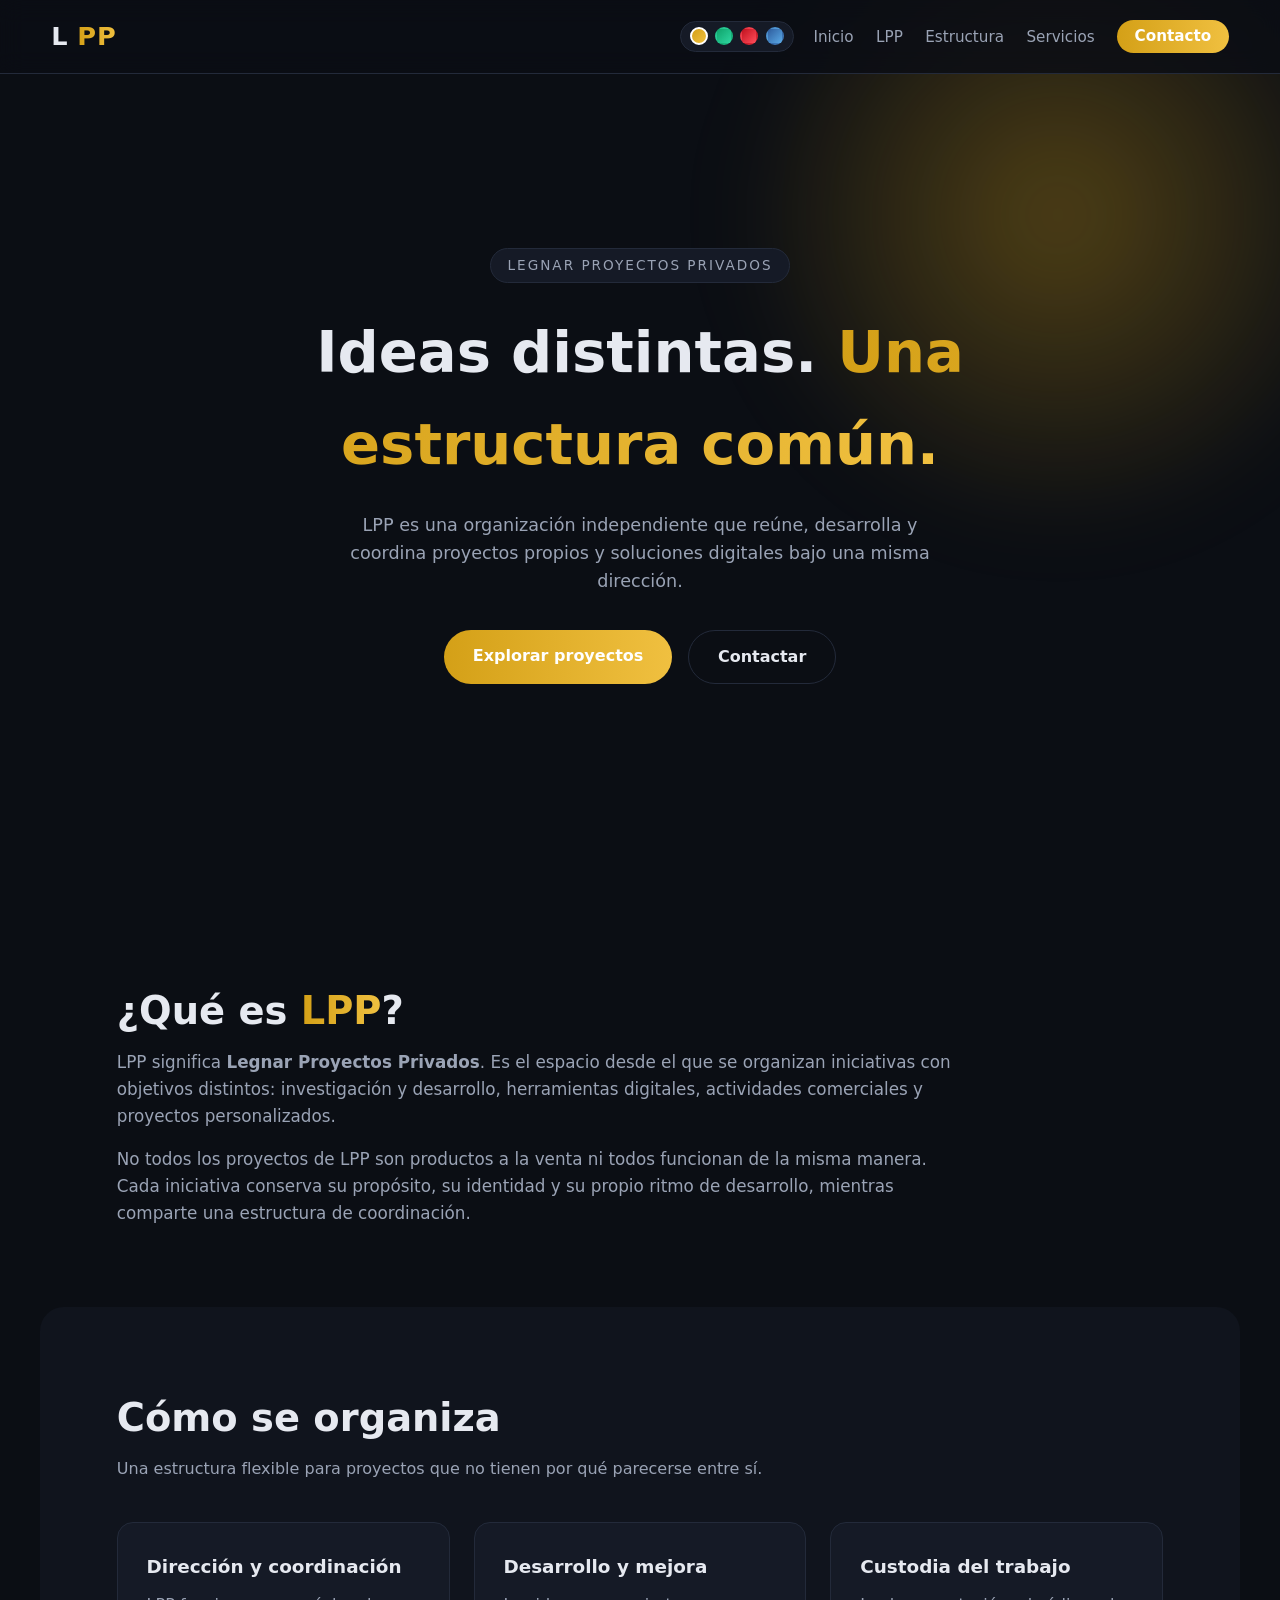
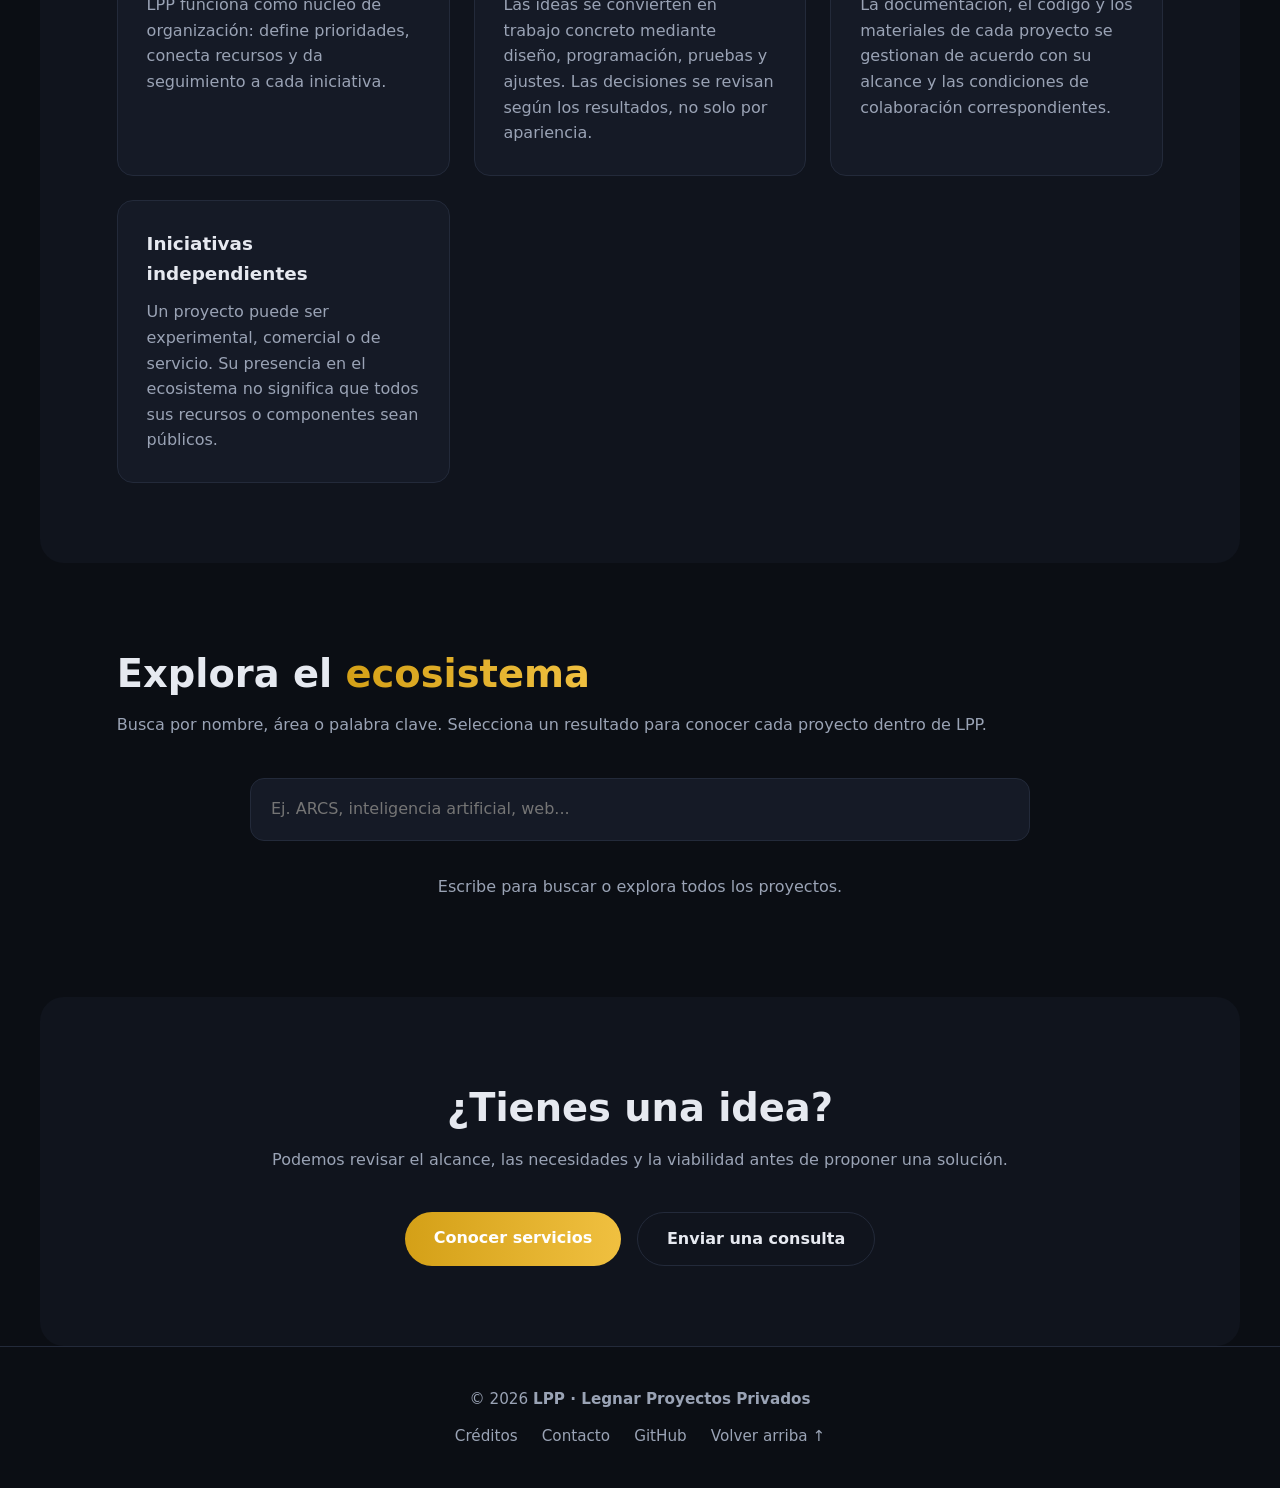
<file: index.html>
<!DOCTYPE html>
<html lang="es">
<head>
  <meta charset="UTF-8">
  <meta name="viewport" content="width=device-width, initial-scale=1.0">
  <meta name="description" content="LPP · Legnar Proyectos Privados. Organización independiente para desarrollar, coordinar y dar estructura a proyectos propios y soluciones digitales.">
  <meta name="theme-color" content="#0b0e14">
  <title>LPP · Legnar Proyectos Privados</title>
  <link rel="stylesheet" href="css/styles.css">
  <script src="js/main.js" defer></script>
  <script>
    try {
      var t = localStorage.getItem("lpp-theme");
      if (t) document.documentElement.setAttribute("data-theme", t);
    } catch (_) {}
  </script>
</head>
<body>
  <nav class="nav">
    <a href="index.html" class="logo logo-trigger" aria-label="LPP, inicio">L<span class="logo-accent">PP</span></a>
    <div class="nav-right">
      <div class="theme-picker" aria-label="Seleccionar tema">
        <button class="theme-dot dot-oro" data-theme="oro" aria-label="Tema dorado"></button>
        <button class="theme-dot dot-esmeralda" data-theme="esmeralda" aria-label="Tema esmeralda"></button>
        <button class="theme-dot dot-carmesi" data-theme="carmesi" aria-label="Tema carmesí"></button>
        <button class="theme-dot dot-acero" data-theme="acero" aria-label="Tema azul acero"></button>
      </div>
      <button class="nav-toggle" id="navToggle" aria-label="Abrir menú" aria-expanded="false">☰</button>
      <ul class="nav-links" id="navLinks">
        <li><a href="#inicio">Inicio</a></li>
        <li><a href="#identidad">LPP</a></li>
        <li><a href="#estructura">Estructura</a></li>
        <li><a href="servicios.html">Servicios</a></li>
        <li><a href="contacto.html" class="btn-nav">Contacto</a></li>
      </ul>
    </div>
  </nav>

  <header class="hero" id="inicio">
    <div class="hero-glow"></div>
    <div class="hero-content">
      <p class="hero-tag">Legnar Proyectos Privados</p>
      <h1>Ideas distintas. <span class="gradient-text">Una estructura común.</span></h1>
      <p class="hero-sub">LPP es una organización independiente que reúne, desarrolla y coordina proyectos propios y soluciones digitales bajo una misma dirección.</p>
      <div class="hero-cta">
        <a href="#proyectos" class="btn btn-primary">Explorar proyectos</a>
        <a href="contacto.html" class="btn btn-ghost">Contactar</a>
      </div>
    </div>
  </header>

  <main>
    <section class="section" id="identidad">
      <h2 class="section-title">¿Qué es <span class="gradient-text">LPP</span>?</h2>
      <div class="identity-copy">
        <p>LPP significa <strong>Legnar Proyectos Privados</strong>. Es el espacio desde el que se organizan iniciativas con objetivos distintos: investigación y desarrollo, herramientas digitales, actividades comerciales y proyectos personalizados.</p>
        <p>No todos los proyectos de LPP son productos a la venta ni todos funcionan de la misma manera. Cada iniciativa conserva su propósito, su identidad y su propio ritmo de desarrollo, mientras comparte una estructura de coordinación.</p>
      </div>
    </section>

    <section class="section section-alt" id="estructura">
      <h2 class="section-title">Cómo se organiza</h2>
      <p class="section-sub">Una estructura flexible para proyectos que no tienen por qué parecerse entre sí.</p>
      <div class="grid-2">
        <article class="card reveal">
          <h3>Dirección y coordinación</h3>
          <p>LPP funciona como núcleo de organización: define prioridades, conecta recursos y da seguimiento a cada iniciativa.</p>
        </article>
        <article class="card reveal">
          <h3>Desarrollo y mejora</h3>
          <p>Las ideas se convierten en trabajo concreto mediante diseño, programación, pruebas y ajustes. Las decisiones se revisan según los resultados, no solo por apariencia.</p>
        </article>
        <article class="card reveal">
          <h3>Custodia del trabajo</h3>
          <p>La documentación, el código y los materiales de cada proyecto se gestionan de acuerdo con su alcance y las condiciones de colaboración correspondientes.</p>
        </article>
        <article class="card reveal">
          <h3>Iniciativas independientes</h3>
          <p>Un proyecto puede ser experimental, comercial o de servicio. Su presencia en el ecosistema no significa que todos sus recursos o componentes sean públicos.</p>
        </article>
      </div>
    </section>

    <section class="section" id="proyectos">
      <h2 class="section-title">Explora el <span class="gradient-text">ecosistema</span></h2>
      <p class="section-sub">Busca por nombre, área o palabra clave. Selecciona un resultado para conocer cada proyecto dentro de LPP.</p>
      <div class="project-search">
        <label class="sr-only" for="projectSearch">Buscar proyectos</label>
        <input id="projectSearch" type="search" placeholder="Ej. ARCS, inteligencia artificial, web..." autocomplete="off">
        <div id="projectResults" class="search-results" aria-live="polite">
          <p class="search-hint">Escribe para buscar o explora todos los proyectos.</p>
        </div>
      </div>
    </section>

    <section class="section section-alt compact-section">
      <h2 class="section-title">¿Tienes una idea?</h2>
      <p class="section-sub">Podemos revisar el alcance, las necesidades y la viabilidad antes de proponer una solución.</p>
      <div class="hero-cta">
        <a href="servicios.html" class="btn btn-primary">Conocer servicios</a>
        <a href="contacto.html" class="btn btn-ghost">Enviar una consulta</a>
      </div>
    </section>
  </main>

  <footer class="footer">
    <p>© 2026 <strong>LPP · Legnar Proyectos Privados</strong></p>
    <div class="footer-links">
    <a href="inf/creditos.html">Créditos</a>
      <a href="contacto.html">Contacto</a>
      <a href="https://github.com/LEGNA4444" target="_blank" rel="noopener noreferrer">GitHub</a>
      <a href="#inicio">Volver arriba ↑</a>
    </div>
  </footer>
</body>
</html>
</file>
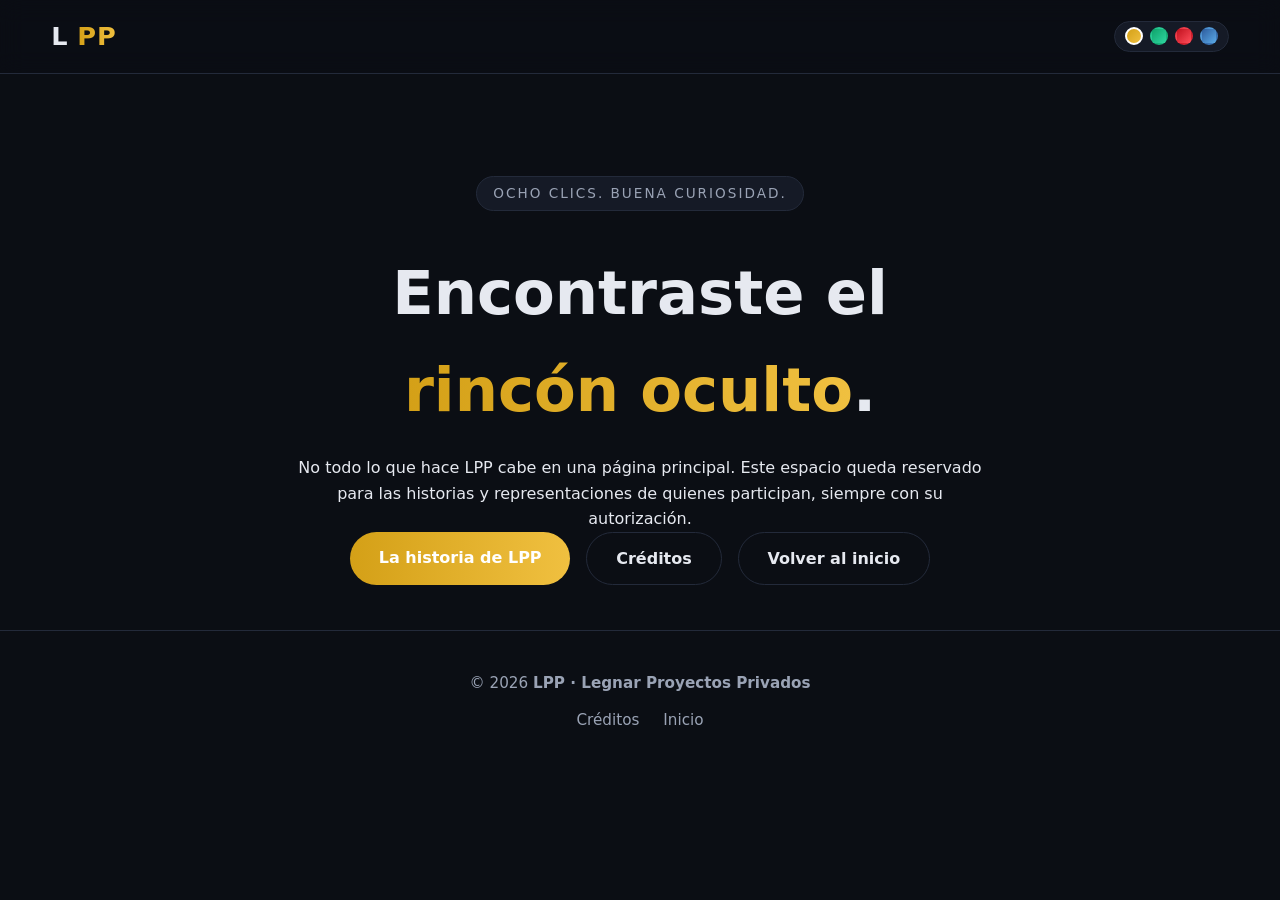
<file: inf/index.html>
<!DOCTYPE html>
<html lang="es">
<head>
  <meta charset="UTF-8">
  <meta name="viewport" content="width=device-width, initial-scale=1.0">
  <meta name="robots" content="noindex, nofollow">
  <title>Encontraste algo · LPP</title>
  <link rel="stylesheet" href="../css/styles.css">
  <script>try { var t = localStorage.getItem("lpp-theme"); if (t) document.documentElement.setAttribute("data-theme", t); } catch (_) {}</script>
  <script src="../js/main.js" defer></script>
</head>
<body>
  <nav class="nav">
    <a href="../index.html" class="logo logo-trigger" aria-label="LPP, inicio">L<span class="logo-accent">PP</span></a>
    <div class="nav-right">
      <div class="theme-picker" aria-label="Seleccionar tema">
        <button class="theme-dot dot-oro" data-theme="oro" aria-label="Tema dorado"></button>
        <button class="theme-dot dot-esmeralda" data-theme="esmeralda" aria-label="Tema esmeralda"></button>
        <button class="theme-dot dot-carmesi" data-theme="carmesi" aria-label="Tema carmesí"></button>
        <button class="theme-dot dot-acero" data-theme="acero" aria-label="Tema azul acero"></button>
      </div>
    </div>
  </nav>
  <main class="subpage-main">
    <header class="subpage-heading">
      <p class="hero-tag">Ocho clics. Buena curiosidad.</p>
      <h1>Encontraste el <span class="gradient-text">rincón oculto</span>.</h1>
      <p>No todo lo que hace LPP cabe en una página principal. Este espacio queda reservado para las historias y representaciones de quienes participan, siempre con su autorización.</p>
      <div class="hero-cta">
        <a href="sobre.html" class="btn btn-primary">La historia de LPP</a>
        <a href="creditos.html" class="btn btn-ghost">Créditos</a>
        <a href="../index.html" class="btn btn-ghost">Volver al inicio</a>
      </div>
    </header>
  </main>
  <footer class="footer">
    <p>© 2026 <strong>LPP · Legnar Proyectos Privados</strong></p>
    <div class="footer-links"><a href="creditos.html">Créditos</a><a href="../index.html">Inicio</a></div>
  </footer>
</body>
</html>
</file>
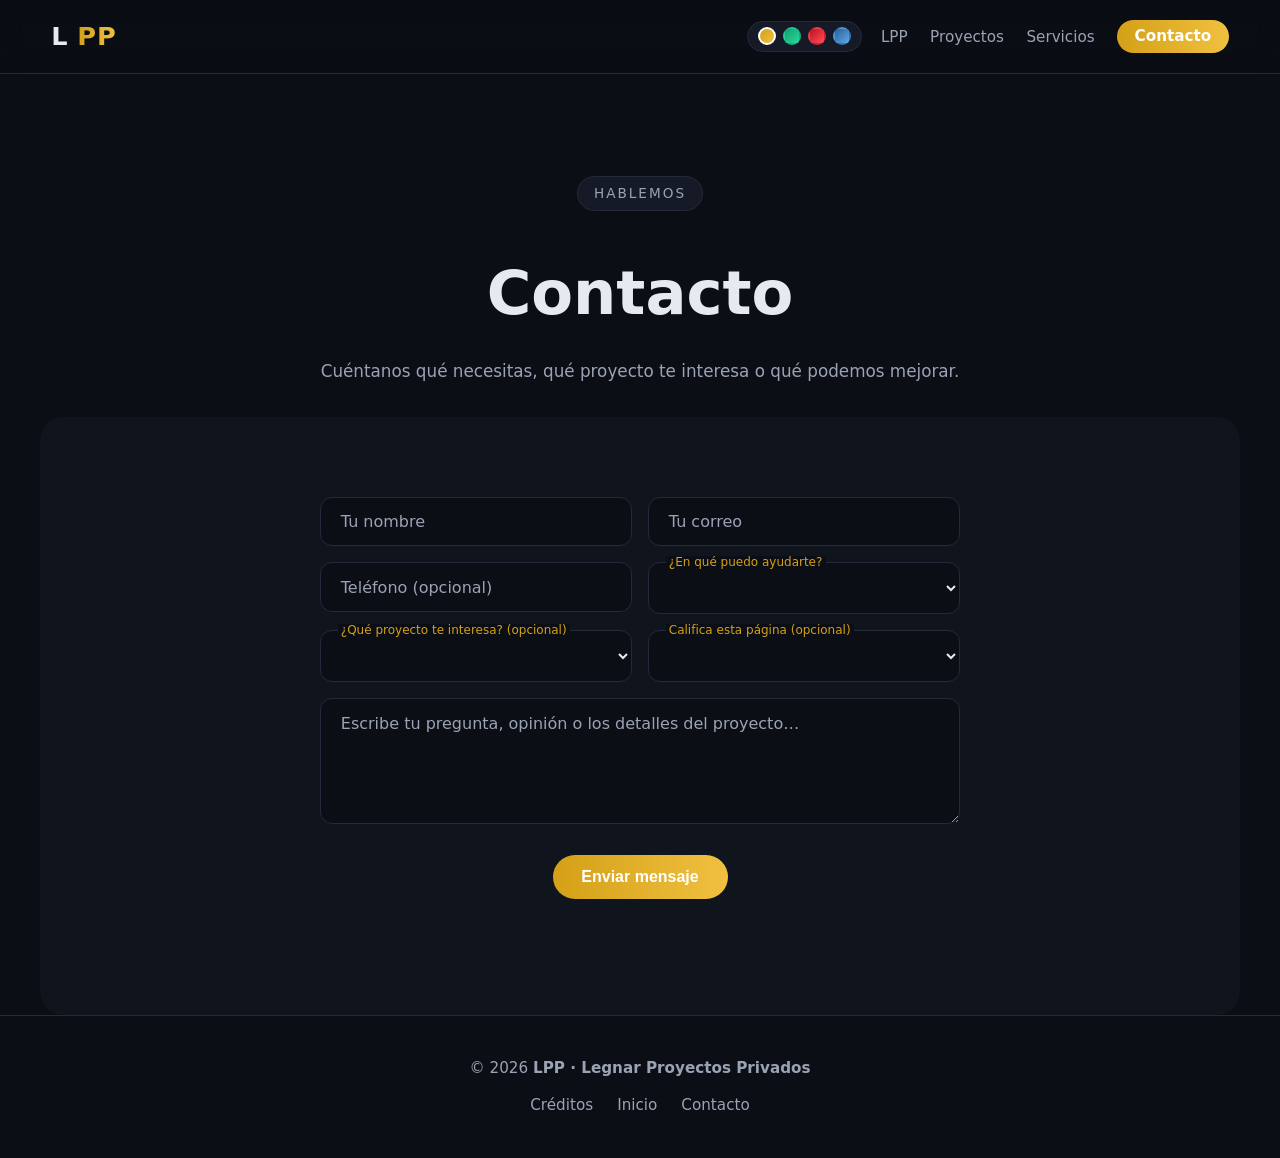
<file: contacto.html>
<!DOCTYPE html>
<html lang="es">
<head>
  <meta charset="UTF-8">
  <meta name="viewport" content="width=device-width, initial-scale=1.0">
  <meta name="description" content="Contacta a LPP · Legnar Proyectos Privados para consultas, cotizaciones, opiniones y proyectos.">
  <title>Contacto · LPP</title>
  <link rel="stylesheet" href="css/styles.css">
  <script>
    try {
      var t = localStorage.getItem("lpp-theme");
      if (t) document.documentElement.setAttribute("data-theme", t);
    } catch (_) {}
  </script>
  <script src="js/main.js" defer></script>
</head>
<body>
<nav class="nav">
  <a href="index.html" class="logo logo-trigger" aria-label="LPP, inicio">L<span class="logo-accent">PP</span></a>
  <div class="nav-right">
    <div class="theme-picker" aria-label="Seleccionar tema">
      <button class="theme-dot dot-oro"       data-theme="oro"       aria-label="Tema dorado"></button>
      <button class="theme-dot dot-esmeralda" data-theme="esmeralda" aria-label="Tema esmeralda"></button>
      <button class="theme-dot dot-carmesi"   data-theme="carmesi"   aria-label="Tema carmesí"></button>
      <button class="theme-dot dot-acero"     data-theme="acero"     aria-label="Tema azul acero"></button>
    </div>
    <button class="nav-toggle" id="navToggle" aria-label="Abrir menú" aria-expanded="false">☰</button>
    <ul class="nav-links" id="navLinks">
      <li><a href="index.html">LPP</a></li>
      <li><a href="index.html#proyectos">Proyectos</a></li>
      <li><a href="servicios.html">Servicios</a></li>
      <li><a href="contacto.html" class="btn-nav">Contacto</a></li>
    </ul>
  </div>
</nav>
<main class="subpage-main">
  <header class="subpage-heading">
    <p class="hero-tag">Hablemos</p>
    <h1>Contacto</h1>
    <p>Cuéntanos qué necesitas, qué proyecto te interesa o qué podemos mejorar.</p>
  </header>
  <section class="section section-alt">
    <form class="contact-form reveal" id="contactForm">
      <div class="form-row">
        <div class="field">
          <input type="text" id="nombre" name="nombre" placeholder=" " autocomplete="name" required>
          <label for="nombre">Tu nombre</label>
        </div>
        <div class="field">
          <input type="email" id="email" name="email" placeholder=" " autocomplete="email" required>
          <label for="email">Tu correo</label>
        </div>
      </div>
      <div class="form-row">
        <div class="field">
          <input type="tel" id="telefono" name="telefono" placeholder=" " autocomplete="tel">
          <label for="telefono">Teléfono (opcional)</label>
        </div>
        <div class="field">
          <select id="solicitud" name="solicitud" required>
            <option value="" disabled selected></option>
            <option value="informacion">Quiero más información</option>
            <option value="pregunta">Tengo una pregunta</option>
            <option value="cotizacion">Quiero una cotización</option>
            <option value="compra">Quiero comprar o contratar un proyecto</option>
            <option value="opinion">Quiero dejar una opinión</option>
            <option value="otro">Otra solicitud</option>
          </select>
          <label for="solicitud">¿En qué puedo ayudarte?</label>
        </div>
      </div>
      <div class="form-row">
        <div class="field">
          <select id="proyecto" name="proyecto">
            <option value="" selected></option>
            <option value="ARCS IA">ARCS IA</option>
            <option value="Barbería Legnar">Barbería Legnar</option>
            <option value="PYCLEG">PYCLEG</option>
            <option value="LPP">LPP / Desarrollo web</option>
            <option value="personalizado">Un proyecto personalizado</option>
            <option value="no-se">Todavía no lo sé</option>
          </select>
          <label for="proyecto">¿Qué proyecto te interesa? (opcional)</label>
        </div>
        <div class="field">
          <select id="calificacion" name="calificacion">
            <option value="" selected></option>
            <option value="5">5 — Excelente</option>
            <option value="4">4 — Muy buena</option>
            <option value="3">3 — Buena</option>
            <option value="2">2 — Puede mejorar</option>
            <option value="1">1 — Necesita mejoras</option>
          </select>
          <label for="calificacion">Califica esta página (opcional)</label>
        </div>
      </div>
      <div class="field field--textarea">
        <textarea id="mensaje" name="mensaje" rows="5" placeholder=" " required></textarea>
        <label for="mensaje">Escribe tu pregunta, opinión o los detalles del proyecto…</label>
      </div>
      <button type="submit" class="btn btn-primary">Enviar mensaje</button>
      <p class="form-note" id="formNote" aria-live="polite"></p>
    </form>
  </section>
</main>
<footer class="footer">
  <p>© 2026 <strong>LPP · Legnar Proyectos Privados</strong></p>
  <div class="footer-links">
    <a href="inf/creditos.html">Créditos</a>
    <a href="index.html">Inicio</a>
    <a href="contacto.html">Contacto</a>
  </div>
</footer>
</body>
</html>
</file>
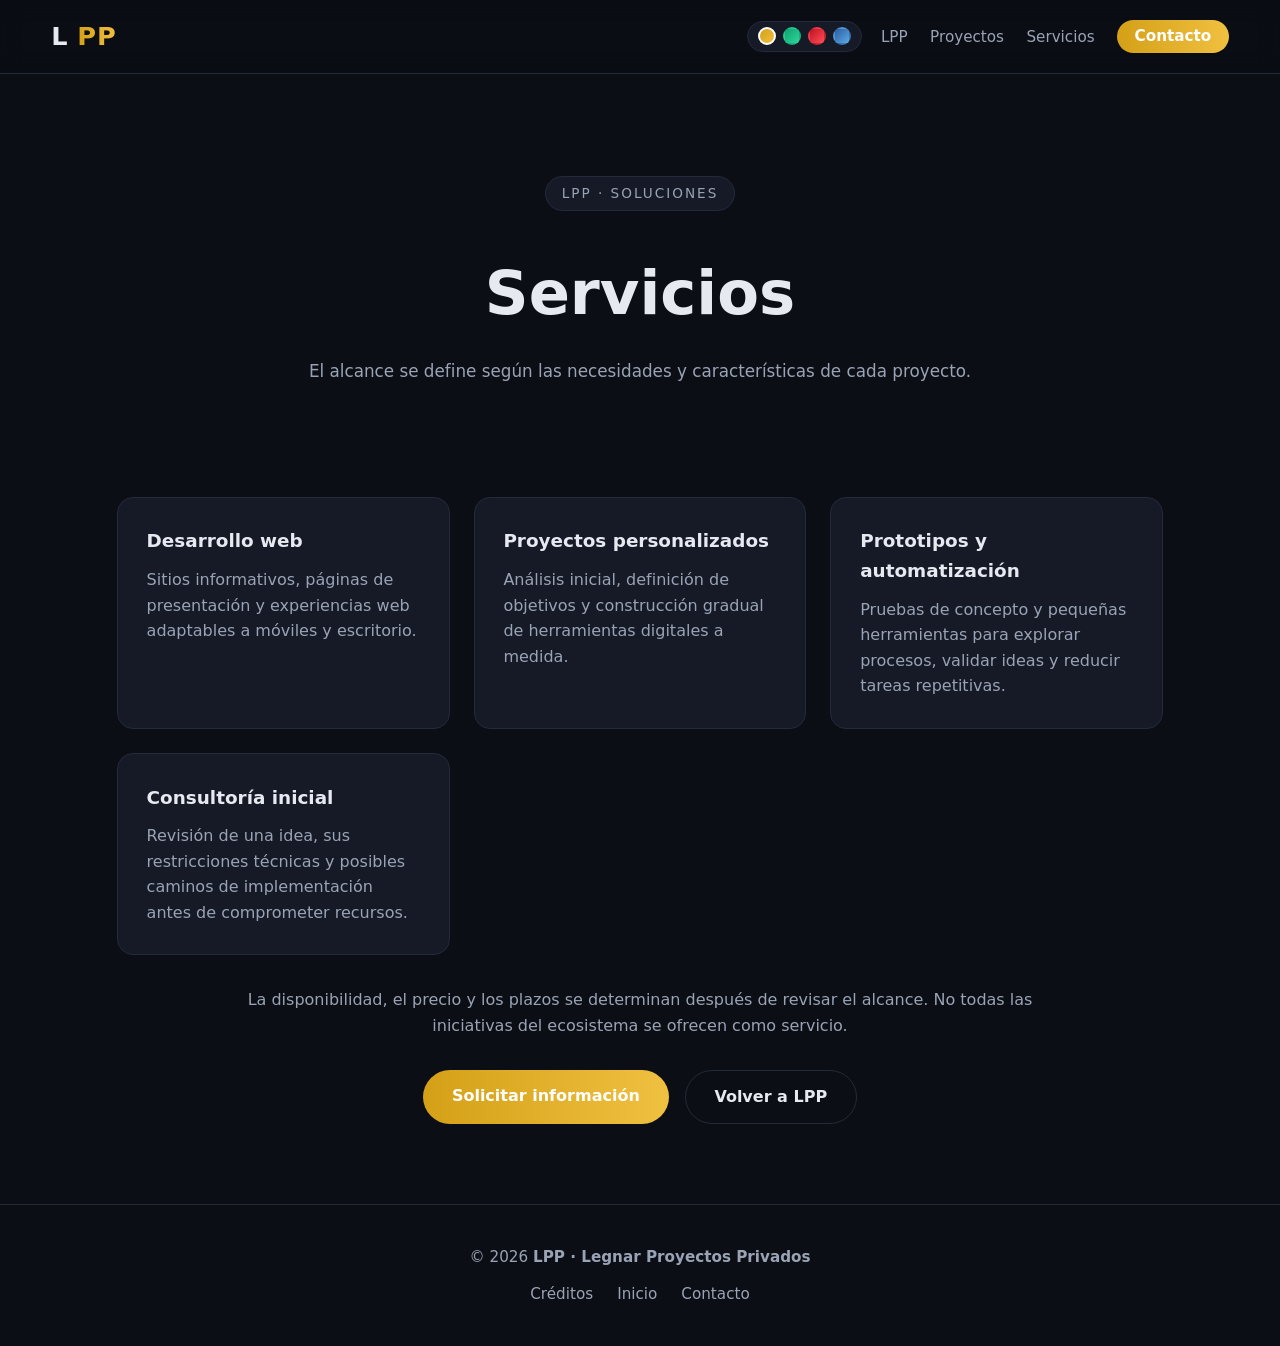
<file: servicios.html>
<!DOCTYPE html>
<html lang="es">
<head>
  <meta charset="UTF-8">
  <meta name="viewport" content="width=device-width, initial-scale=1.0">
  <meta name="description" content="Servicios y soluciones digitales de LPP · Legnar Proyectos Privados.">
  <title>Servicios · LPP</title>
  <link rel="stylesheet" href="css/styles.css">
  <script src="js/main.js" defer></script>
  <script>
    try {
      var t = localStorage.getItem("lpp-theme");
      if (t) document.documentElement.setAttribute("data-theme", t);
    } catch (_) {}
  </script>
</head>
<body>
<nav class="nav">
  <a href="index.html" class="logo logo-trigger" aria-label="LPP, inicio">L<span class="logo-accent">PP</span></a>
  <div class="nav-right">
    <div class="theme-picker" aria-label="Seleccionar tema">
      <button class="theme-dot dot-oro" data-theme="oro" aria-label="Tema dorado"></button>
      <button class="theme-dot dot-esmeralda" data-theme="esmeralda" aria-label="Tema esmeralda"></button>
      <button class="theme-dot dot-carmesi" data-theme="carmesi" aria-label="Tema carmesí"></button>
      <button class="theme-dot dot-acero" data-theme="acero" aria-label="Tema azul acero"></button>
    </div>
    <button class="nav-toggle" id="navToggle" aria-label="Abrir menú" aria-expanded="false">☰</button>
    <ul class="nav-links" id="navLinks">
      <li><a href="index.html">LPP</a></li>
      <li><a href="index.html#proyectos">Proyectos</a></li>
      <li><a href="servicios.html">Servicios</a></li>
      <li><a href="contacto.html" class="btn-nav">Contacto</a></li>
    </ul>
  </div>
</nav>
<main class="subpage-main">
  <header class="subpage-heading">
    <p class="hero-tag">LPP · Soluciones</p>
    <h1>Servicios</h1>
    <p>El alcance se define según las necesidades y características de cada proyecto.</p>
  </header>
  <section class="section">
    <div class="grid-2">
      <article class="card reveal"><h3>Desarrollo web</h3><p>Sitios informativos, páginas de presentación y experiencias web adaptables a móviles y escritorio.</p></article>
      <article class="card reveal"><h3>Proyectos personalizados</h3><p>Análisis inicial, definición de objetivos y construcción gradual de herramientas digitales a medida.</p></article>
      <article class="card reveal"><h3>Prototipos y automatización</h3><p>Pruebas de concepto y pequeñas herramientas para explorar procesos, validar ideas y reducir tareas repetitivas.</p></article>
      <article class="card reveal"><h3>Consultoría inicial</h3><p>Revisión de una idea, sus restricciones técnicas y posibles caminos de implementación antes de comprometer recursos.</p></article>
    </div>
    <p class="service-disclaimer">La disponibilidad, el precio y los plazos se determinan después de revisar el alcance. No todas las iniciativas del ecosistema se ofrecen como servicio.</p>
    <div class="hero-cta"><a href="contacto.html" class="btn btn-primary">Solicitar información</a><a href="index.html" class="btn btn-ghost">Volver a LPP</a></div>
  </section>
</main>
<footer class="footer">
  <p>© 2026 <strong>LPP · Legnar Proyectos Privados</strong></p>
  <div class="footer-links">
    <a href="inf/creditos.html">Créditos</a>
    <a href="index.html">Inicio</a>
    <a href="contacto.html">Contacto</a>
    
  </div>
</footer>
</body>
</html>
</file>
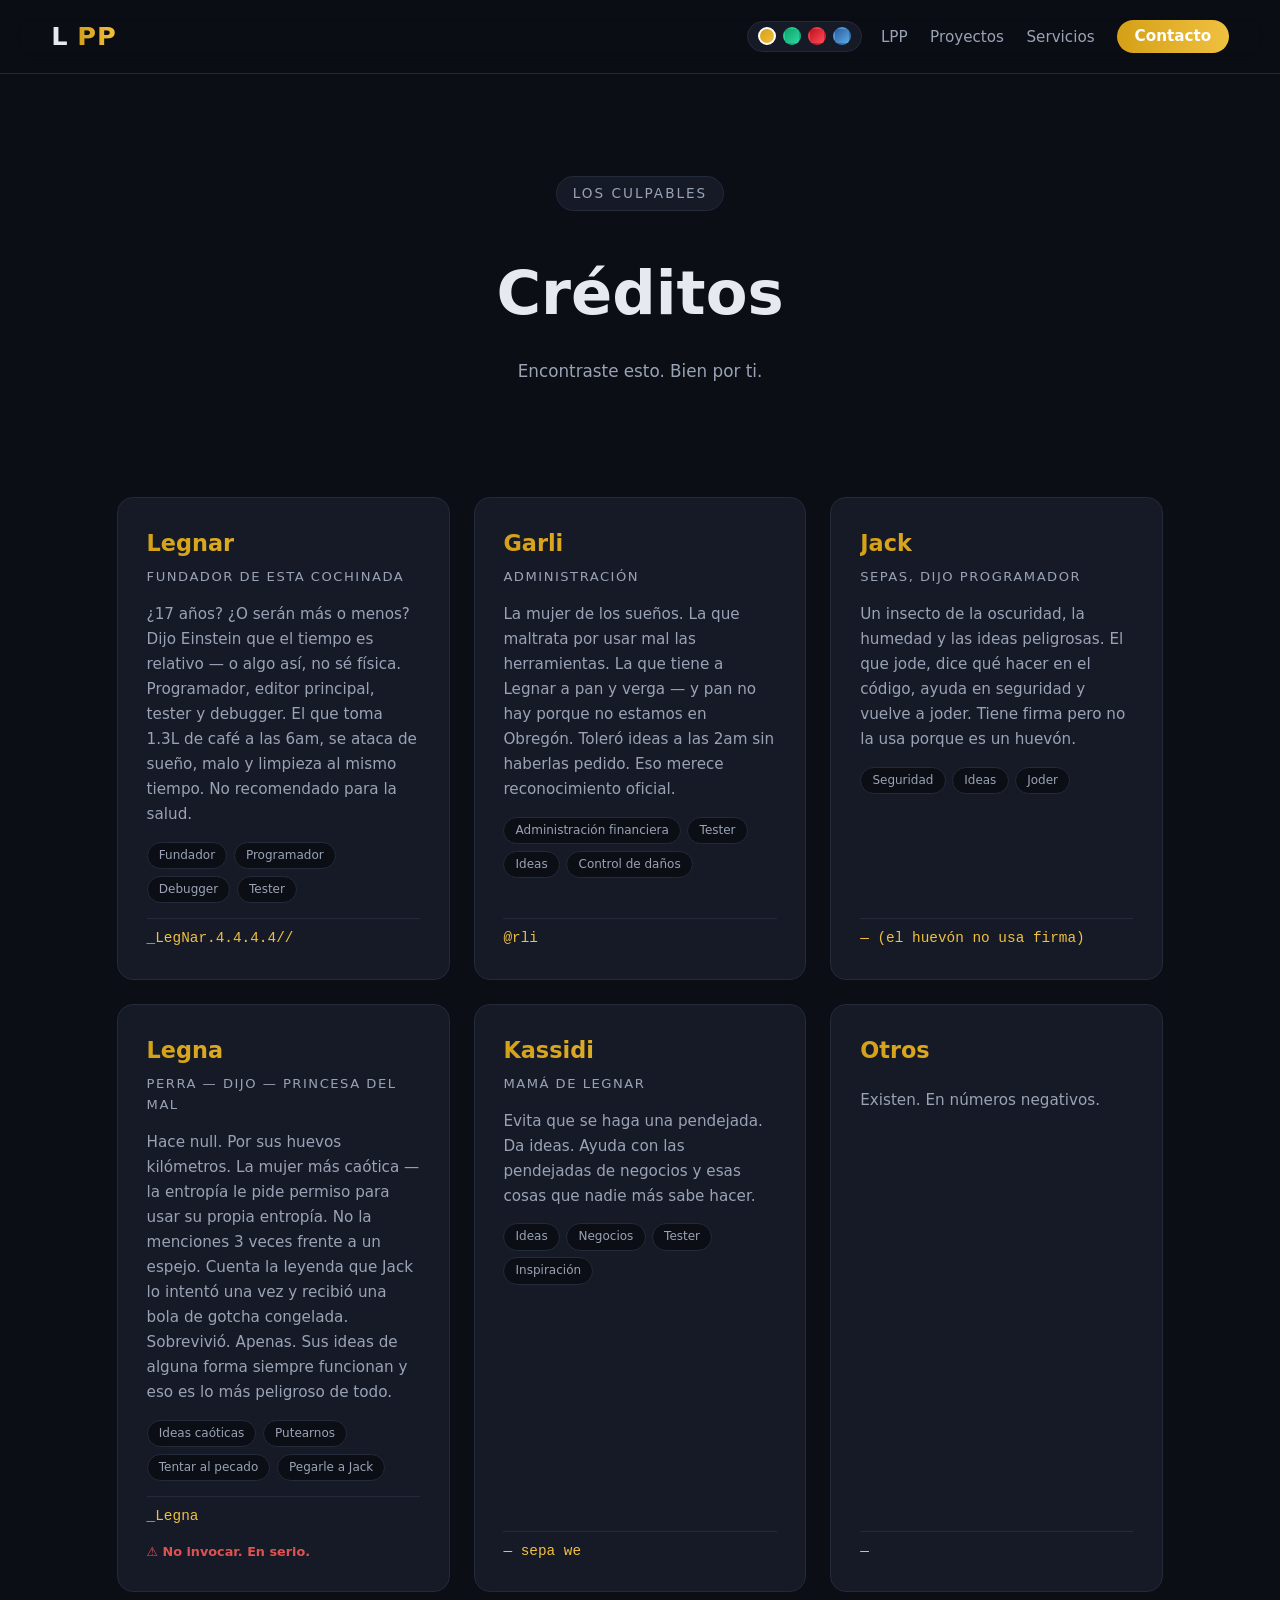
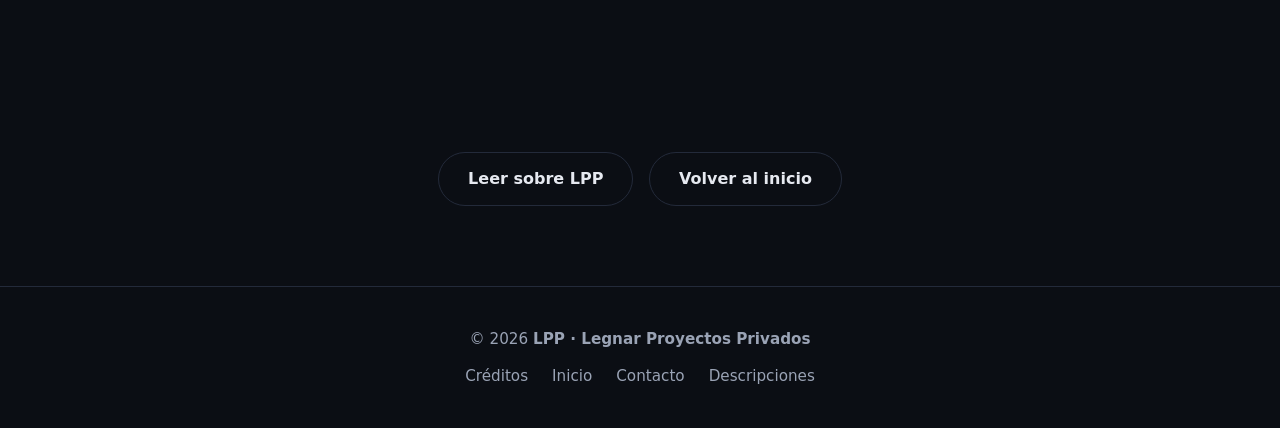
<file: inf/creditos.html>
<!DOCTYPE html>
<html lang="es">
<head>
  <meta charset="UTF-8">
  <meta name="viewport" content="width=device-width, initial-scale=1.0">
  <meta name="description" content="Créditos · LPP">
  <title>Créditos · LPP</title>
  <link rel="stylesheet" href="../css/styles.css">
  <link rel="stylesheet" href="../css/creditos.css">
  <script>
    try {
      var t = localStorage.getItem("lpp-theme");
      if (t) document.documentElement.setAttribute("data-theme", t);
    } catch (_) {}
  </script>
  <script src="../js/main.js" defer></script>
</head>
<body>
<nav class="nav">
  <a href="../index.html" class="logo logo-trigger" aria-label="LPP, inicio">L<span class="logo-accent">PP</span></a>
  <div class="nav-right">
    <div class="theme-picker" aria-label="Seleccionar tema">
      <button class="theme-dot dot-oro"       data-theme="oro"       aria-label="Tema dorado"></button>
      <button class="theme-dot dot-esmeralda" data-theme="esmeralda" aria-label="Tema esmeralda"></button>
      <button class="theme-dot dot-carmesi"   data-theme="carmesi"   aria-label="Tema carmesí"></button>
      <button class="theme-dot dot-acero"     data-theme="acero"     aria-label="Tema azul acero"></button>
    </div>
    <button class="nav-toggle" id="navToggle" aria-label="Abrir menú" aria-expanded="false">☰</button>
    <ul class="nav-links" id="navLinks">
      <li><a href="../index.html">LPP</a></li>
      <li><a href="../index.html#proyectos">Proyectos</a></li>
      <li><a href="../servicios.html">Servicios</a></li>
      <li><a href="../contacto.html" class="btn-nav">Contacto</a></li>
    </ul>
  </div>
</nav>

<main class="subpage-main">
  <header class="subpage-heading">
    <p class="hero-tag">Los culpables</p>
    <h1>Créditos</h1>
    <p>Encontraste esto. Bien por ti.</p>
  </header>

  <section class="section">
    <div class="creditos-grid">

      <article class="credito-card reveal">
        <div class="credito-header">
          <span class="credito-nombre">Legnar</span>
          <span class="credito-titulo">Fundador de esta cochinada</span>
        </div>
        <p class="credito-desc">¿17 años? ¿O serán más o menos? Dijo Einstein que el tiempo es relativo — o algo así, no sé física. Programador, editor principal, tester y debugger. El que toma 1.3L de café a las 6am, se ataca de sueño, malo y limpieza al mismo tiempo. No recomendado para la salud.</p>
        <div class="credito-roles">
          <span class="credito-tag">Fundador</span>
          <span class="credito-tag">Programador</span>
          <span class="credito-tag">Debugger</span>
          <span class="credito-tag">Tester</span>
        </div>
        <p class="credito-firma">_LegNar.4.4.4.4//</p>
      </article>

      <article class="credito-card reveal">
        <div class="credito-header">
          <span class="credito-nombre">Garli</span>
          <span class="credito-titulo">Administración</span>
        </div>
        <p class="credito-desc">La mujer de los sueños. La que maltrata por usar mal las herramientas. La que tiene a Legnar a pan y verga — y pan no hay porque no estamos en Obregón. Toleró ideas a las 2am sin haberlas pedido. Eso merece reconocimiento oficial.</p>
        <div class="credito-roles">
          <span class="credito-tag">Administración financiera</span>
          <span class="credito-tag">Tester</span>
          <span class="credito-tag">Ideas</span>
          <span class="credito-tag">Control de daños</span>
        </div>
        <p class="credito-firma">@rli</p>
      </article>

      <article class="credito-card reveal">
        <div class="credito-header">
          <span class="credito-nombre">Jack</span>
          <span class="credito-titulo">Sepas, dijo programador</span>
        </div>
        <p class="credito-desc">Un insecto de la oscuridad, la humedad y las ideas peligrosas. El que jode, dice qué hacer en el código, ayuda en seguridad y vuelve a joder. Tiene firma pero no la usa porque es un huevón.</p>
        <div class="credito-roles">
          <span class="credito-tag">Seguridad</span>
          <span class="credito-tag">Ideas</span>
          <span class="credito-tag">Joder</span>
        </div>
        <p class="credito-firma">— (el huevón no usa firma)</p>
      </article>

      <article class="credito-card reveal">
        <div class="credito-header">
          <span class="credito-nombre">Legna</span>
          <span class="credito-titulo">Perra — dijo — Princesa del mal</span>
        </div>
        <p class="credito-desc">Hace null. Por sus huevos kilómetros. La mujer más caótica — la entropía le pide permiso para usar su propia entropía. No la menciones 3 veces frente a un espejo. Cuenta la leyenda que Jack lo intentó una vez y recibió una bola de gotcha congelada. Sobrevivió. Apenas. Sus ideas de alguna forma siempre funcionan y eso es lo más peligroso de todo.</p>
        <div class="credito-roles">
          <span class="credito-tag">Ideas caóticas</span>
          <span class="credito-tag">Putearnos</span>
          <span class="credito-tag">Tentar al pecado</span>
          <span class="credito-tag">Pegarle a Jack</span>
        </div>
        <p class="credito-firma">_Legna</p>
        <p class="credito-advertencia">⚠️ No invocar. En serio.</p>
      </article>

      <article class="credito-card reveal">
        <div class="credito-header">
          <span class="credito-nombre">Kassidi</span>
          <span class="credito-titulo">Mamá de Legnar</span>
        </div>
        <p class="credito-desc">Evita que se haga una pendejada. Da ideas. Ayuda con las pendejadas de negocios y esas cosas que nadie más sabe hacer.</p>
        <div class="credito-roles">
          <span class="credito-tag">Ideas</span>
          <span class="credito-tag">Negocios</span>
          <span class="credito-tag">Tester</span>
          <span class="credito-tag">Inspiración</span>
        </div>
        <p class="credito-firma">— sepa we</p>
      </article>

      <article class="credito-card reveal credito-otros">
        <div class="credito-header">
          <span class="credito-nombre">Otros</span>
          <span class="credito-titulo"></span>
        </div>
        <p class="credito-desc">Existen. En números negativos.</p>
        <p class="credito-firma">—</p>
      </article>

    </div>
  </section>

  <section class="section compact-section">
    <div class="hero-cta">
      <a href="sobre.html" class="btn btn-ghost">Leer sobre LPP</a>
      <a href="../index.html" class="btn btn-ghost">Volver al inicio</a>
    </div>
  </section>
</main>

<footer class="footer">
  <p>© 2026 <strong>LPP · Legnar Proyectos Privados</strong></p>
  <div class="footer-links">
    <a href="creditos.html">Créditos</a>
    <a href="../index.html">Inicio</a>
    <a href="../contacto.html">Contacto</a>
    <a href="descripciones.html">Descripciones</a>
  </div>
</footer>
</body>
</html>
</file>
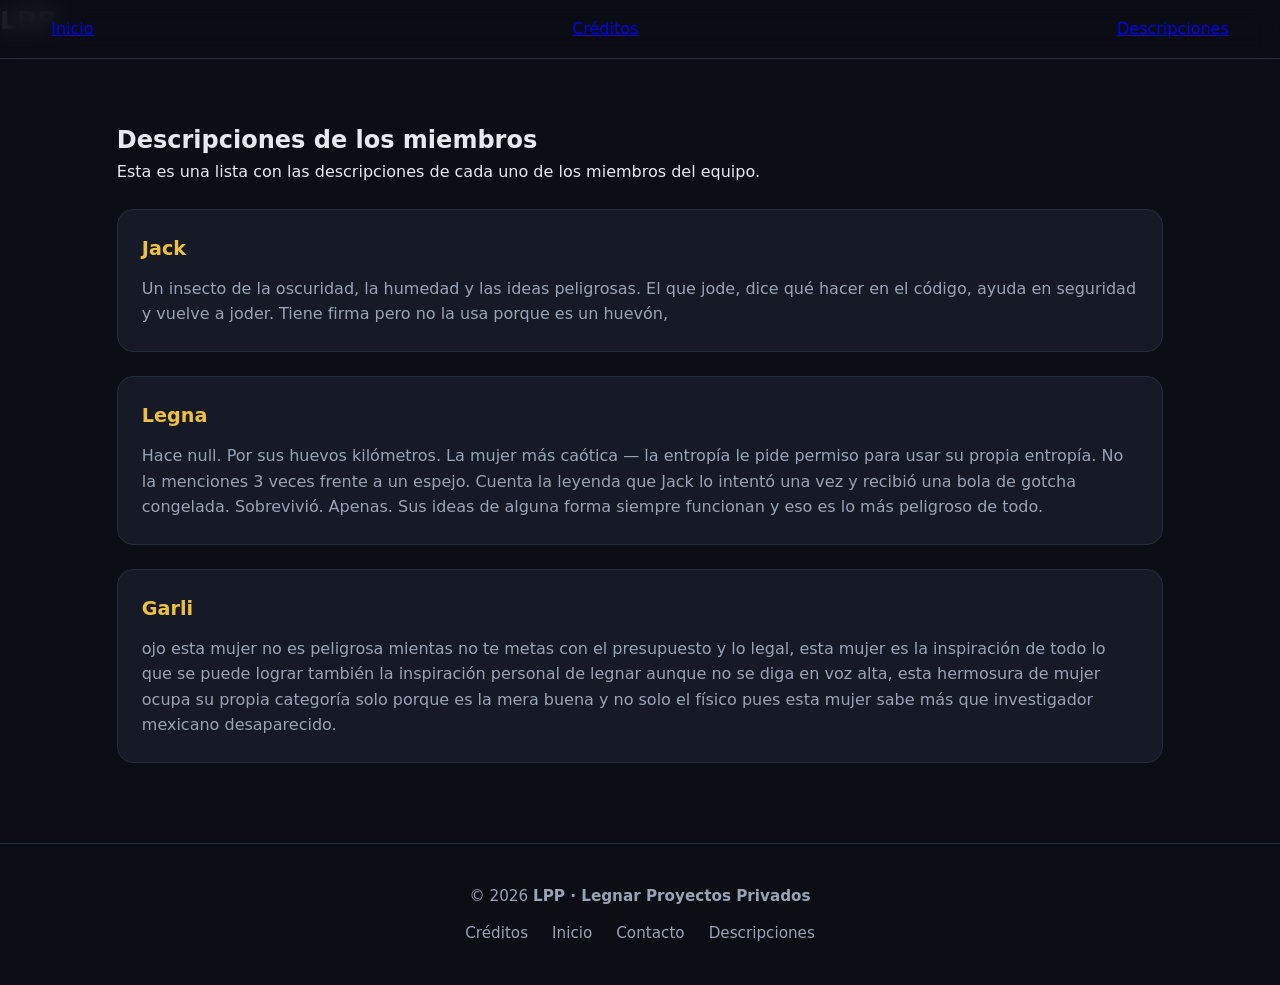
<file: inf/descripciones.html>
<!DOCTYPE html>
<html lang="es">
<head>
    <meta charset="UTF-8">
    <meta name="viewport" content="width=device-width, initial-scale=1.0">
    <title>Descripciones - LPP</title>
    <link rel="stylesheet" href="../css/styles.css">
</head>
<body>
    <header class="header">
        <div class="container">
            <h1 class="logo">LPP</h1>
            <nav class="nav">
                <a href="../index.html">Inicio</a>
                <a href="creditos.html">Créditos</a>
                <a href="descripciones.html">Descripciones</a>
            </nav>
        </div>
    </header>

    <main class="main">
        <section class="section">
            <div class="container">
                <h2>Descripciones de los miembros</h2>
                <p>Esta es una lista con las descripciones de cada uno de los miembros del equipo.</p>

                <!-- Descripción de Jack -->
                <article class="descripcion-card">
                    <h3>Jack</h3>
                    <p>Un insecto de la oscuridad, la humedad y las ideas peligrosas. El que jode, dice qué hacer en el código, ayuda en seguridad y vuelve a joder. Tiene firma pero no la usa porque es un huevón, </p>
                </article>

                <!-- Descripción de Legna -->
                <article class="descripcion-card">
                    <h3>Legna</h3>
                    <p>Hace null. Por sus huevos kilómetros. La mujer más caótica — la entropía le pide permiso para usar su propia entropía. No la menciones 3 veces frente a un espejo. Cuenta la leyenda que Jack lo intentó una vez y recibió una bola de gotcha congelada. Sobrevivió. Apenas. Sus ideas de alguna forma siempre funcionan y eso es lo más peligroso de todo.</p>
                </article>

                <!-- descripción de garli -->
                <article class="descripcion-card">
                    <h3>Garli</h3>
                    <p>ojo esta mujer no es peligrosa mientas no te metas con el presupuesto y lo legal, esta mujer es la inspiración de todo lo que se puede lograr también la inspiración personal de legnar aunque no se diga en voz alta, esta hermosura de mujer ocupa su propia categoría solo porque es la mera buena y no solo el físico pues esta mujer sabe más que investigador mexicano desaparecido.</p>
                </article>

            </div>
        </section>
    </main>

    <footer class="footer">
        <p>© 2026 <strong>LPP · Legnar Proyectos Privados</strong></p>
        <div class="footer-links">
            <a href="creditos.html">Créditos</a>
            <a href="../index.html">Inicio</a>
            <a href="../contacto.html">Contacto</a>
            <a href="descripciones.html">Descripciones</a>
        </div>
    </footer>
</body>
</html>
</file>
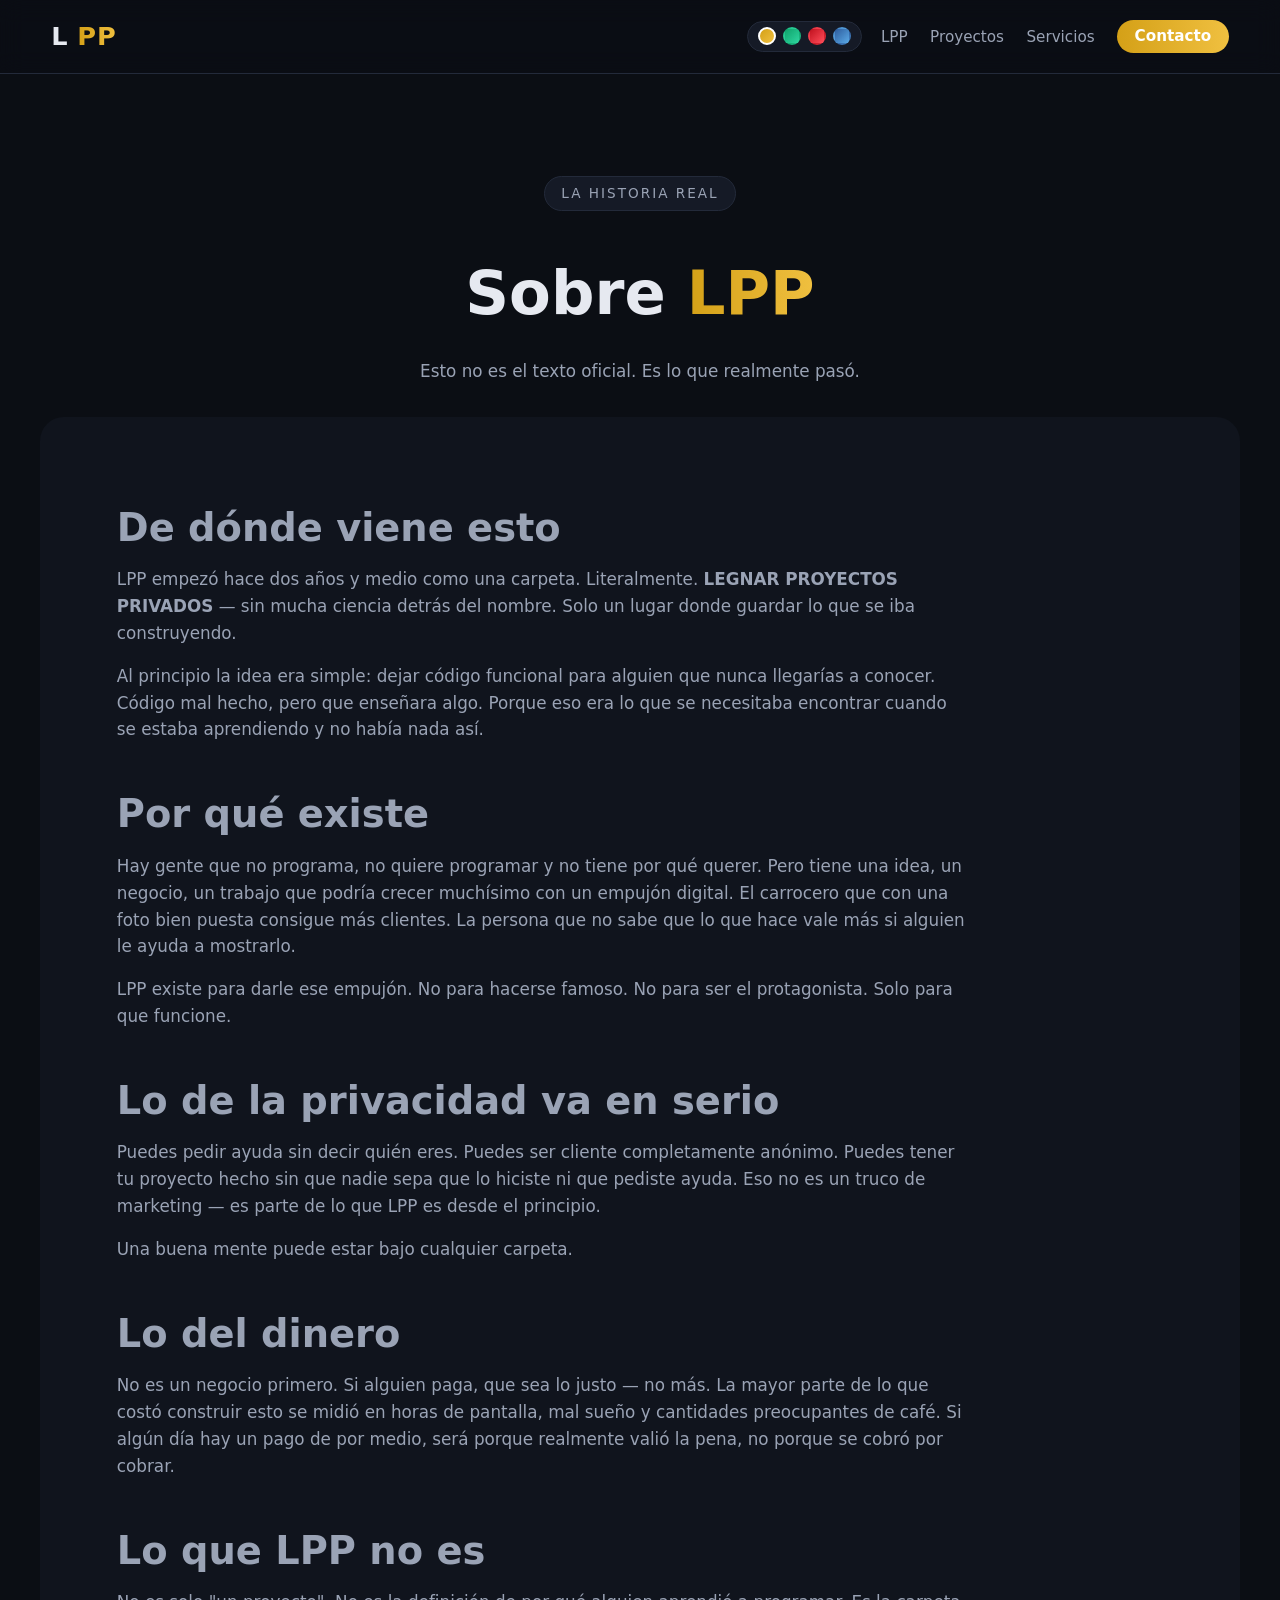
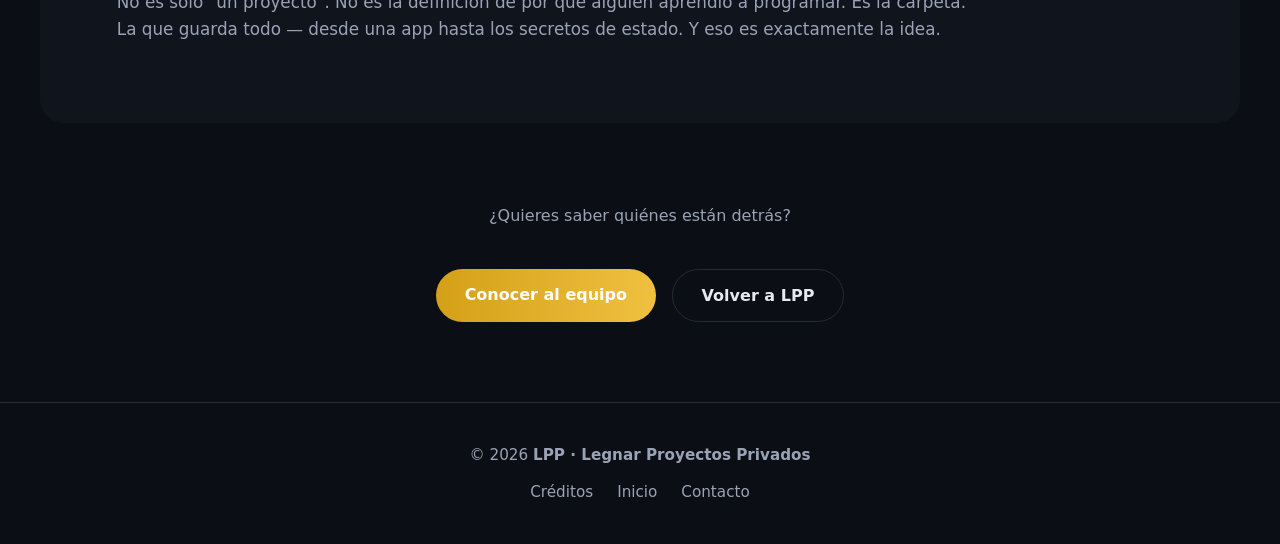
<file: inf/sobre.html>
<!DOCTYPE html>
<html lang="es">
<head>
  <meta charset="UTF-8">
  <meta name="viewport" content="width=device-width, initial-scale=1.0">
  <meta name="description" content="Sobre LPP · La historia real detrás de Legnar Proyectos Privados.">
  <title>Sobre LPP · LPP</title>
  <link rel="stylesheet" href="../css/styles.css">
  <script>
    try {
      var t = localStorage.getItem("lpp-theme");
      if (t) document.documentElement.setAttribute("data-theme", t);
    } catch (_) {}
  </script>
  <script src="../js/main.js" defer></script>
</head>
<body>
<nav class="nav">
  <a href="../index.html" class="logo logo-trigger" aria-label="LPP, inicio">L<span class="logo-accent">PP</span></a>
  <div class="nav-right">
    <div class="theme-picker" aria-label="Seleccionar tema">
      <button class="theme-dot dot-oro"       data-theme="oro"       aria-label="Tema dorado"></button>
      <button class="theme-dot dot-esmeralda" data-theme="esmeralda" aria-label="Tema esmeralda"></button>
      <button class="theme-dot dot-carmesi"   data-theme="carmesi"   aria-label="Tema carmesí"></button>
      <button class="theme-dot dot-acero"     data-theme="acero"     aria-label="Tema azul acero"></button>
    </div>
    <button class="nav-toggle" id="navToggle" aria-label="Abrir menú" aria-expanded="false">☰</button>
    <ul class="nav-links" id="navLinks">
      <li><a href="../index.html">LPP</a></li>
      <li><a href="../index.html#proyectos">Proyectos</a></li>
      <li><a href="../servicios.html">Servicios</a></li>
      <li><a href="../contacto.html" class="btn-nav">Contacto</a></li>
    </ul>
  </div>
</nav>

<main class="subpage-main">
  <header class="subpage-heading">
    <p class="hero-tag">La historia real</p>
    <h1>Sobre <span class="gradient-text">LPP</span></h1>
    <p>Esto no es el texto oficial. Es lo que realmente pasó.</p>
  </header>

  <section class="section section-alt">
    <div class="identity-copy sobre-copy">

      <h2 class="section-title">De dónde viene esto</h2>
      <p>LPP empezó hace dos años y medio como una carpeta. Literalmente. <strong>LEGNAR PROYECTOS PRIVADOS</strong> — sin mucha ciencia detrás del nombre. Solo un lugar donde guardar lo que se iba construyendo.</p>
      <p>Al principio la idea era simple: dejar código funcional para alguien que nunca llegarías a conocer. Código mal hecho, pero que enseñara algo. Porque eso era lo que se necesitaba encontrar cuando se estaba aprendiendo y no había nada así.</p>

      <h2 class="section-title" style="margin-top:2.5rem">Por qué existe</h2>
      <p>Hay gente que no programa, no quiere programar y no tiene por qué querer. Pero tiene una idea, un negocio, un trabajo que podría crecer muchísimo con un empujón digital. El carrocero que con una foto bien puesta consigue más clientes. La persona que no sabe que lo que hace vale más si alguien le ayuda a mostrarlo.</p>
      <p>LPP existe para darle ese empujón. No para hacerse famoso. No para ser el protagonista. Solo para que funcione.</p>

      <h2 class="section-title" style="margin-top:2.5rem">Lo de la privacidad va en serio</h2>
      <p>Puedes pedir ayuda sin decir quién eres. Puedes ser cliente completamente anónimo. Puedes tener tu proyecto hecho sin que nadie sepa que lo hiciste ni que pediste ayuda. Eso no es un truco de marketing — es parte de lo que LPP es desde el principio.</p>
      <p>Una buena mente puede estar bajo cualquier carpeta.</p>

      <h2 class="section-title" style="margin-top:2.5rem">Lo del dinero</h2>
      <p>No es un negocio primero. Si alguien paga, que sea lo justo — no más. La mayor parte de lo que costó construir esto se midió en horas de pantalla, mal sueño y cantidades preocupantes de café. Si algún día hay un pago de por medio, será porque realmente valió la pena, no porque se cobró por cobrar.</p>

      <h2 class="section-title" style="margin-top:2.5rem">Lo que LPP no es</h2>
      <p>No es solo "un proyecto". No es la definición de por qué alguien aprendió a programar. Es la carpeta. La que guarda todo — desde una app hasta los secretos de estado. Y eso es exactamente la idea.</p>

    </div>
  </section>

  <section class="section compact-section">
    <p class="section-sub">¿Quieres saber quiénes están detrás?</p>
    <div class="hero-cta">
      <a href="creditos.html" class="btn btn-primary">Conocer al equipo</a>
      <a href="../index.html" class="btn btn-ghost">Volver a LPP</a>
    </div>
  </section>
</main>

<footer class="footer">
  <p>© 2026 <strong>LPP · Legnar Proyectos Privados</strong></p>
  <div class="footer-links">
    <a href="creditos.html">Créditos</a>
    <a href="../index.html">Inicio</a>
    <a href="../contacto.html">Contacto</a>
  </div>
</footer>
</body>
</html>
</file>
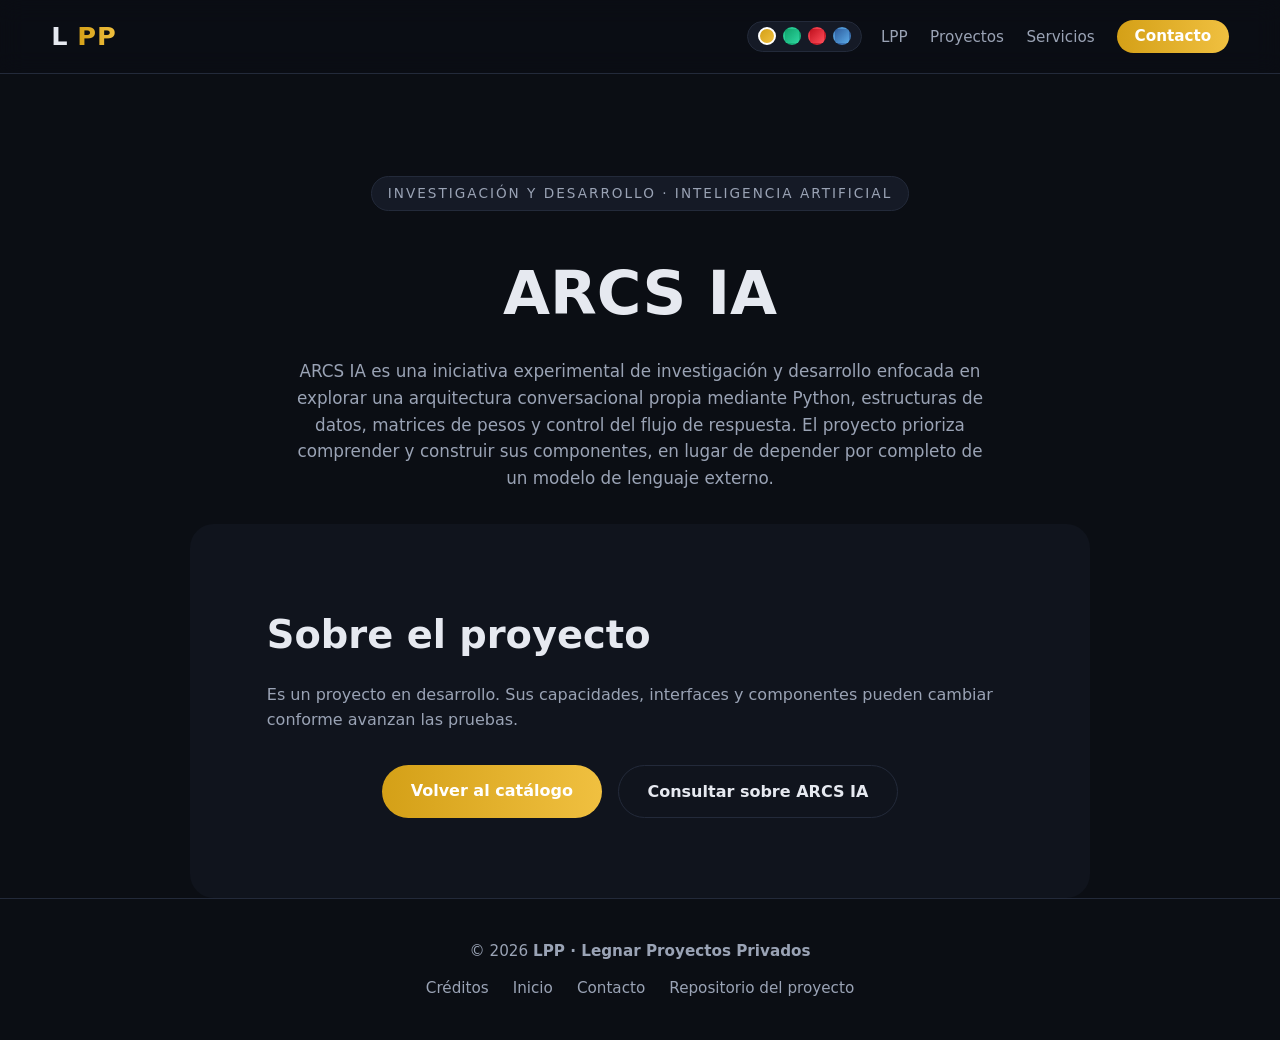
<file: proyectos/arcs-ia.html>
<!DOCTYPE html>
<html lang="es">
<head>
  <meta charset="UTF-8">
  <meta name="viewport" content="width=device-width, initial-scale=1.0">
  <meta name="description" content="ARCS IA · Proyecto del ecosistema LPP.">
  <title>ARCS IA · LPP</title>
  <link rel="stylesheet" href="../css/styles.css">
  <script src="../js/main.js" defer></script>
  <script>
    try {
      var t = localStorage.getItem("lpp-theme");
      if (t) document.documentElement.setAttribute("data-theme", t);
    } catch (_) {}
  </script>
</head>
<body>
<nav class="nav">
  <a href="../index.html" class="logo logo-trigger" aria-label="LPP, inicio">L<span class="logo-accent">PP</span></a>
  <div class="nav-right">
    <div class="theme-picker" aria-label="Seleccionar tema">
      <button class="theme-dot dot-oro" data-theme="oro" aria-label="Tema dorado"></button>
      <button class="theme-dot dot-esmeralda" data-theme="esmeralda" aria-label="Tema esmeralda"></button>
      <button class="theme-dot dot-carmesi" data-theme="carmesi" aria-label="Tema carmesí"></button>
      <button class="theme-dot dot-acero" data-theme="acero" aria-label="Tema azul acero"></button>
    </div>
    <button class="nav-toggle" id="navToggle" aria-label="Abrir menú" aria-expanded="false">☰</button>
    <ul class="nav-links" id="navLinks">
      <li><a href="../index.html">LPP</a></li>
      <li><a href="../index.html#proyectos">Proyectos</a></li>
      <li><a href="../servicios.html">Servicios</a></li>
      <li><a href="../contacto.html" class="btn-nav">Contacto</a></li>
    </ul>
  </div>
</nav>
<main class="subpage-main">
  <header class="subpage-heading">
    <p class="hero-tag">Investigación y desarrollo · Inteligencia artificial</p>
    <h1>ARCS IA</h1>
    <p>ARCS IA es una iniciativa experimental de investigación y desarrollo enfocada en explorar una arquitectura conversacional propia mediante Python, estructuras de datos, matrices de pesos y control del flujo de respuesta. El proyecto prioriza comprender y construir sus componentes, en lugar de depender por completo de un modelo de lenguaje externo.</p>
  </header>
  <section class="section section-alt project-detail">
    <h2 class="section-title">Sobre el proyecto</h2>
    <p>Es un proyecto en desarrollo. Sus capacidades, interfaces y componentes pueden cambiar conforme avanzan las pruebas.</p>
    <div class="hero-cta">
      <a href="../index.html#proyectos" class="btn btn-primary">Volver al catálogo</a>
      <a href="../contacto.html" class="btn btn-ghost">Consultar sobre ARCS IA</a>
    </div>
  </section>
</main>
<footer class="footer">
  <p>© 2026 <strong>LPP · Legnar Proyectos Privados</strong></p>
  <div class="footer-links">
    <a href="inf/creditos.html">Créditos</a>
    <a href="../index.html">Inicio</a>
    <a href="../contacto.html">Contacto</a>
    <a href="https://github.com/LEGNA4444/ARCS-IA" target="_blank" rel="noopener noreferrer">Repositorio del proyecto</a>
  </div>
</footer>
</body>
</html>
</file>
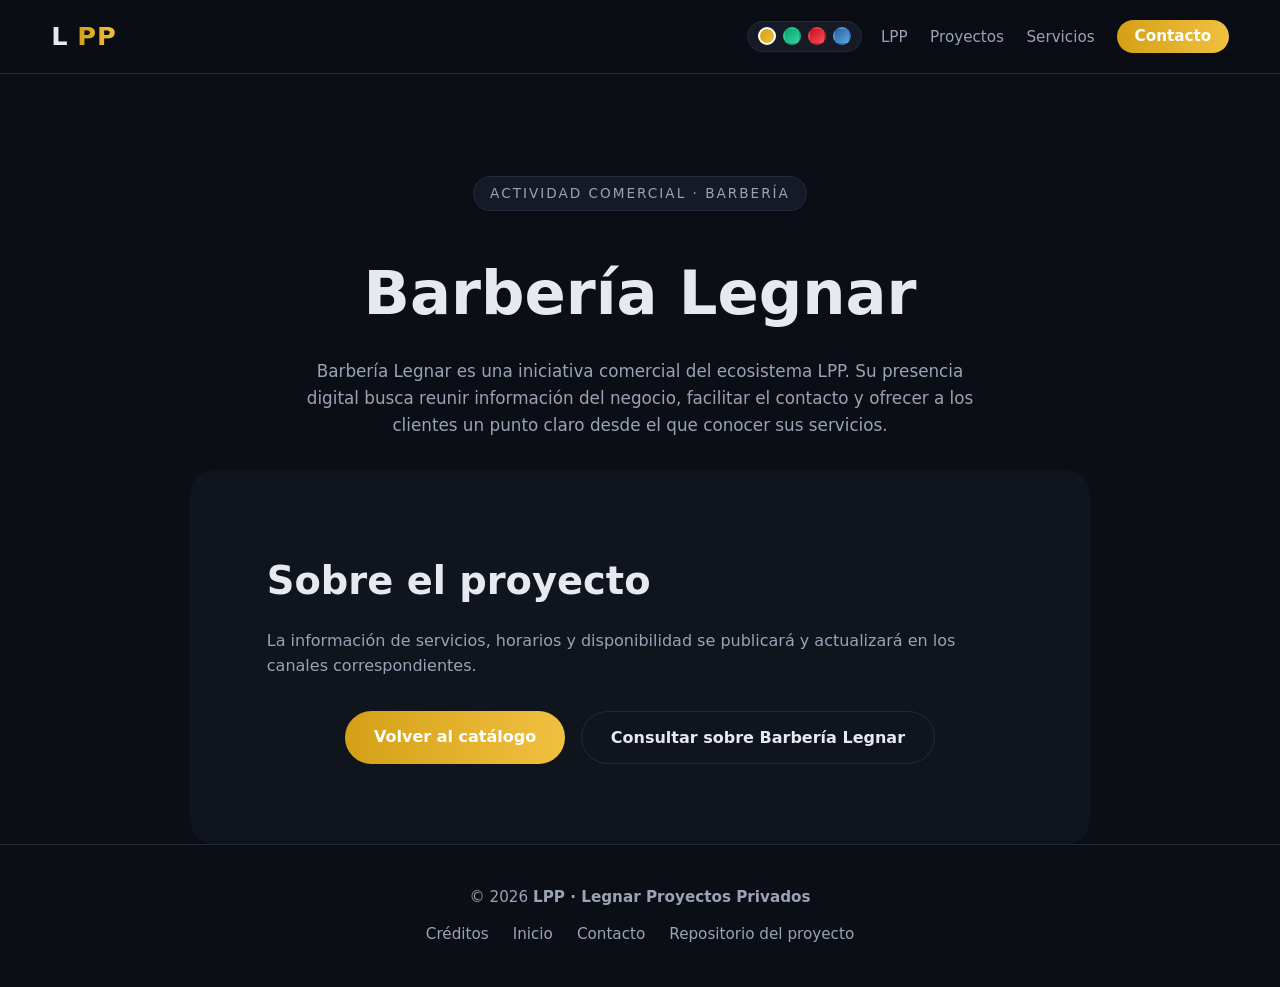
<file: proyectos/barberia-legnar.html>
<!DOCTYPE html>
<html lang="es">
<head>
  <meta charset="UTF-8">
  <meta name="viewport" content="width=device-width, initial-scale=1.0">
  <meta name="description" content="Barbería Legnar · Proyecto del ecosistema LPP.">
  <title>Barbería Legnar · LPP</title>
  <link rel="stylesheet" href="../css/styles.css">
  <script src="../js/main.js" defer></script>
  <script>
    try {
      var t = localStorage.getItem("lpp-theme");
      if (t) document.documentElement.setAttribute("data-theme", t);
    } catch (_) {}
  </script>
</head>
<body>
<nav class="nav">
  <a href="../index.html" class="logo logo-trigger" aria-label="LPP, inicio">L<span class="logo-accent">PP</span></a>
  <div class="nav-right">
    <div class="theme-picker" aria-label="Seleccionar tema">
      <button class="theme-dot dot-oro" data-theme="oro" aria-label="Tema dorado"></button>
      <button class="theme-dot dot-esmeralda" data-theme="esmeralda" aria-label="Tema esmeralda"></button>
      <button class="theme-dot dot-carmesi" data-theme="carmesi" aria-label="Tema carmesí"></button>
      <button class="theme-dot dot-acero" data-theme="acero" aria-label="Tema azul acero"></button>
    </div>
    <button class="nav-toggle" id="navToggle" aria-label="Abrir menú" aria-expanded="false">☰</button>
    <ul class="nav-links" id="navLinks">
      <li><a href="../index.html">LPP</a></li>
      <li><a href="../index.html#proyectos">Proyectos</a></li>
      <li><a href="../servicios.html">Servicios</a></li>
      <li><a href="../contacto.html" class="btn-nav">Contacto</a></li>
    </ul>
  </div>
</nav>
<main class="subpage-main">
  <header class="subpage-heading">
    <p class="hero-tag">Actividad comercial · Barbería</p>
    <h1>Barbería Legnar</h1>
    <p>Barbería Legnar es una iniciativa comercial del ecosistema LPP. Su presencia digital busca reunir información del negocio, facilitar el contacto y ofrecer a los clientes un punto claro desde el que conocer sus servicios.</p>
  </header>
  <section class="section section-alt project-detail">
    <h2 class="section-title">Sobre el proyecto</h2>
    <p>La información de servicios, horarios y disponibilidad se publicará y actualizará en los canales correspondientes.</p>
    <div class="hero-cta">
      <a href="../index.html#proyectos" class="btn btn-primary">Volver al catálogo</a>
      <a href="../contacto.html" class="btn btn-ghost">Consultar sobre Barbería Legnar</a>
    </div>
  </section>
</main>
<footer class="footer">
  <p>© 2026 <strong>LPP · Legnar Proyectos Privados</strong></p>
  <div class="footer-links">
    <a href="inf/creditos.html">Créditos</a>
    <a href="../index.html">Inicio</a>
    <a href="../contacto.html">Contacto</a>
    <a href="https://github.com/LEGNA4444/BARBER-SHOP.LEGNAR.LPP" target="_blank" rel="noopener noreferrer">Repositorio del proyecto</a>
  </div>
</footer>
</body>
</html>
</file>
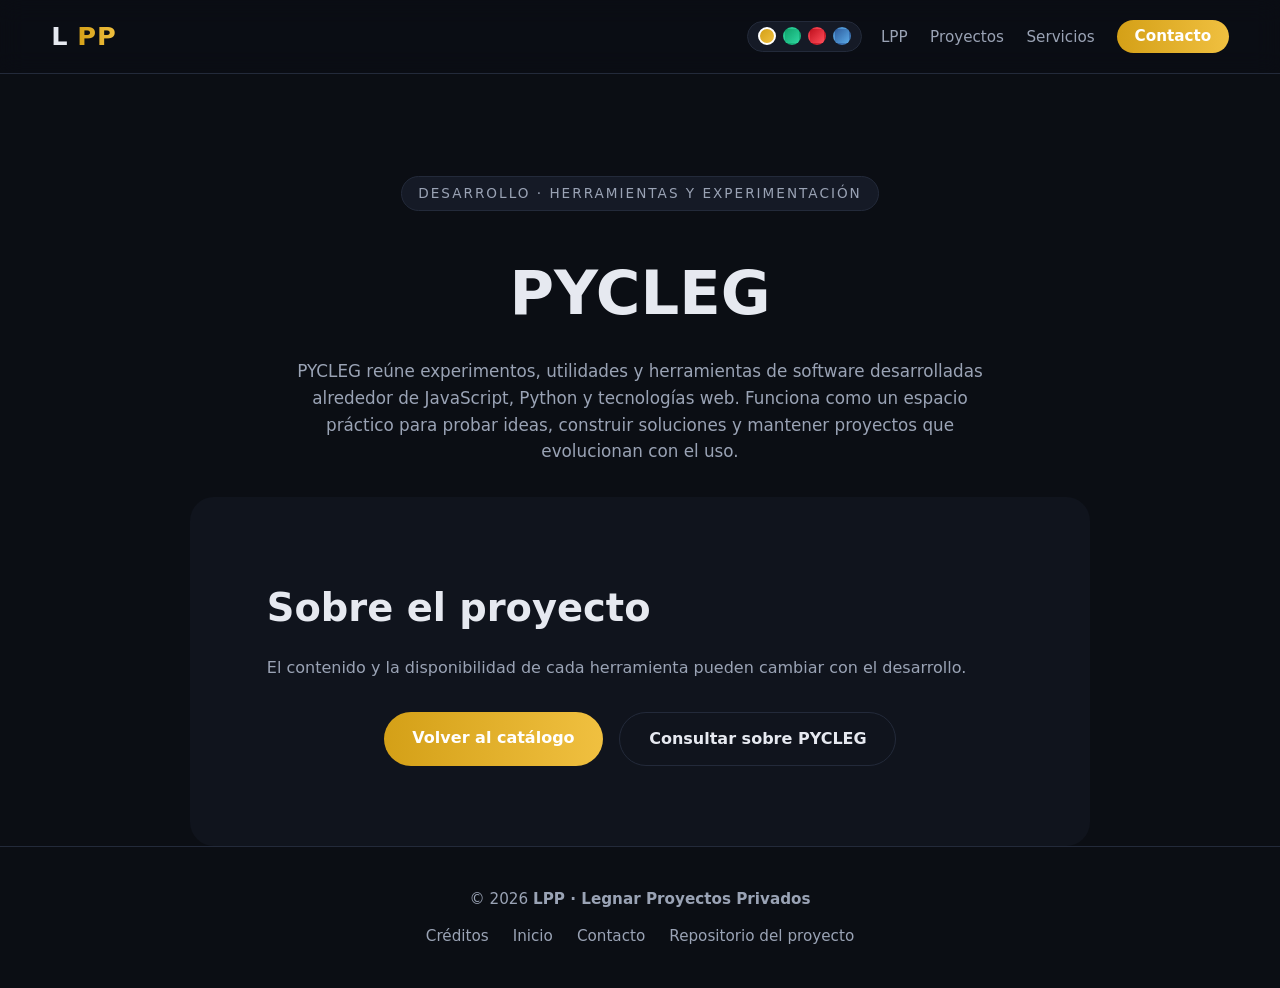
<file: proyectos/pycleg.html>
<!DOCTYPE html>
<html lang="es">
<head>
  <meta charset="UTF-8">
  <meta name="viewport" content="width=device-width, initial-scale=1.0">
  <meta name="description" content="PYCLEG · Proyecto del ecosistema LPP.">
  <title>PYCLEG · LPP</title>
  <link rel="stylesheet" href="../css/styles.css">
  <script src="../js/main.js" defer></script>
  <script>
    try {
      var t = localStorage.getItem("lpp-theme");
      if (t) document.documentElement.setAttribute("data-theme", t);
    } catch (_) {}
  </script>
</head>
<body>
<nav class="nav">
  <a href="../index.html" class="logo logo-trigger" aria-label="LPP, inicio">L<span class="logo-accent">PP</span></a>
  <div class="nav-right">
    <div class="theme-picker" aria-label="Seleccionar tema">
      <button class="theme-dot dot-oro" data-theme="oro" aria-label="Tema dorado"></button>
      <button class="theme-dot dot-esmeralda" data-theme="esmeralda" aria-label="Tema esmeralda"></button>
      <button class="theme-dot dot-carmesi" data-theme="carmesi" aria-label="Tema carmesí"></button>
      <button class="theme-dot dot-acero" data-theme="acero" aria-label="Tema azul acero"></button>
    </div>
    <button class="nav-toggle" id="navToggle" aria-label="Abrir menú" aria-expanded="false">☰</button>
    <ul class="nav-links" id="navLinks">
      <li><a href="../index.html">LPP</a></li>
      <li><a href="../index.html#proyectos">Proyectos</a></li>
      <li><a href="../servicios.html">Servicios</a></li>
      <li><a href="../contacto.html" class="btn-nav">Contacto</a></li>
    </ul>
  </div>
</nav>
<main class="subpage-main">
  <header class="subpage-heading">
    <p class="hero-tag">Desarrollo · Herramientas y experimentación</p>
    <h1>PYCLEG</h1>
    <p>PYCLEG reúne experimentos, utilidades y herramientas de software desarrolladas alrededor de JavaScript, Python y tecnologías web. Funciona como un espacio práctico para probar ideas, construir soluciones y mantener proyectos que evolucionan con el uso.</p>
  </header>
  <section class="section section-alt project-detail">
    <h2 class="section-title">Sobre el proyecto</h2>
    <p>El contenido y la disponibilidad de cada herramienta pueden cambiar con el desarrollo.</p>
    <div class="hero-cta">
      <a href="../index.html#proyectos" class="btn btn-primary">Volver al catálogo</a>
      <a href="../contacto.html" class="btn btn-ghost">Consultar sobre PYCLEG</a>
    </div>
  </section>
</main>
<footer class="footer">
  <p>© 2026 <strong>LPP · Legnar Proyectos Privados</strong></p>
  <div class="footer-links">
    <a href="inf/creditos.html">Créditos</a>
    <a href="../index.html">Inicio</a>
    <a href="../contacto.html">Contacto</a>
    <a href="https://github.com/LEGNA4444/PYCLEG" target="_blank" rel="noopener noreferrer">Repositorio del proyecto</a>
  </div>
</footer>
</body>
</html>
</file>
<file: css/styles.css>
/* ===== LPP · Legnar Proyectos Privados ===== */
/* Temas: elige el que combine con el contexto del día ;) */
@property --accent {
  syntax: "<color>";
  inherits: true;
  initial-value: #d4a017;
}
@property --accent-2 {
  syntax: "<color>";
  inherits: true;
  initial-value: #f0c040;
}
@property --accent-glow {
  syntax: "<color>";
  inherits: true;
  initial-value: rgba(212, 160, 23, 0.35);
}
:root, :root[data-theme="oro"] {
  --danger: #e05252;
  --bg: #0b0e14; --bg-alt: #10141d; --card: #151a26; --border: #232a3a;
  --text: #e6e9f0; --text-dim: #9aa3b5;
  --accent: #d4a017; --accent-2: #f0c040;
  --accent-glow: rgba(212, 160, 23, 0.35);
  --gradient: linear-gradient(90deg, var(--accent), var(--accent-2));
  --theme-transition: 3.35s;
  --theme-label: "Dorado";
}
:root[data-theme="esmeralda"] {
  --accent: #0fa36b; --accent-2: #2fd6a0;
  --accent-glow: rgba(15, 163, 107, 0.35);
  --theme-label: "Esmeralda";
}
:root[data-theme="carmesi"] {
  --accent: #c1121f; --accent-2: #ff4d5a;
  --accent-glow: rgba(193, 18, 31, 0.35);
  --theme-label: "Carmesí";
}
:root[data-theme="acero"] {
  --accent: #2e5d9e; --accent-2: #5aa9e6;
  --accent-glow: rgba(46, 93, 158, 0.35);
  --theme-label: "Acero";
}
* { margin: 0; padding: 0; box-sizing: border-box; }
html { scroll-behavior: smooth; }
:root {
  transition:
    --accent var(--theme-transition) ease,
    --accent-2 var(--theme-transition) ease,
    --accent-glow var(--theme-transition) ease;
}
body {
  font-family: "Segoe UI", system-ui, -apple-system, sans-serif;
  background: var(--bg);
  color: var(--text);
  line-height: 1.6;
  transition: background-color var(--theme-transition) ease, color var(--theme-transition) ease;
}
/* ===== NAV ===== */
.nav {
  position: fixed;
  top: 0; left: 0; right: 0;
  display: flex;
  align-items: center;
  justify-content: space-between;
  padding: 1rem 4vw;
  background: rgba(11, 14, 20, 0.85);
  backdrop-filter: blur(12px);
  border-bottom: 1px solid var(--border);
  z-index: 100;
  transition: background-color var(--theme-transition) ease, border-color var(--theme-transition) ease;
}
.logo {
  display: inline-flex;
  align-items: center;
  gap: .55rem;
  font-size: 1.6rem;
  font-weight: 800;
  text-decoration: none;
  color: var(--text);
  letter-spacing: 1px;
}
.logo:focus-visible { outline: 2px solid var(--accent); outline-offset: 5px; border-radius: 4px; }
.logo-img { display: block; width: auto; height: 40px; max-width: min(42vw, 190px); object-fit: contain; }
.logo-accent, .gradient-text {
  background: var(--gradient);
  -webkit-background-clip: text;
  background-clip: text;
  color: transparent;
}
.nav-right { display: flex; align-items: center; gap: 1.2rem; }
.nav-links { display: flex; align-items: center; gap: 1.4rem; list-style: none; }
.nav-links a { color: var(--text-dim); text-decoration: none; font-size: 0.95rem; transition: color var(--theme-transition) ease; }
.nav-links a:hover { color: var(--text); }
.btn-nav {
  background: var(--gradient);
  color: #fff !important;
  padding: 0.45rem 1.1rem;
  border-radius: 999px;
  font-weight: 600;
}
.nav-toggle {
  display: none;
  background: none;
  border: none;
  color: var(--text);
  font-size: 1.5rem;
  cursor: pointer;
}
/* Selector de tema */
.theme-picker {
  display: flex;
  gap: 0.45rem;
  align-items: center;
  background: var(--card);
  border: 1px solid var(--border);
  padding: 0.35rem 0.6rem;
  border-radius: 999px;
  transition: background-color var(--theme-transition) ease, border-color var(--theme-transition) ease;
}
.theme-dot {
  width: 18px; height: 18px;
  border-radius: 50%;
  border: 2px solid transparent;
  cursor: pointer;
  transition: transform 0.15s, border-color 0.15s;
  padding: 0;
}
.theme-dot:hover { transform: scale(1.15); }
.theme-dot.active { border-color: #fff; }
.dot-oro { background: linear-gradient(135deg, #d4a017, #f0c040); }
.dot-esmeralda { background: linear-gradient(135deg, #0fa36b, #2fd6a0); }
.dot-carmesi { background: linear-gradient(135deg, #c1121f, #ff4d5a); }
.dot-acero { background: linear-gradient(135deg, #2e5d9e, #5aa9e6); }
/* ===== HERO ===== */
.hero {
  min-height: 100vh;
  display: flex;
  align-items: center;
  justify-content: center;
  text-align: center;
  position: relative;
  overflow: hidden;
  padding: 6rem 1.5rem 4rem;
}
.hero-glow {
  position: absolute;
  width: 60vw; height: 60vw;
  max-width: 700px; max-height: 700px;
  background: radial-gradient(circle, var(--accent-glow), transparent 65%);
  top: -15%; right: -10%;
  filter: blur(40px);
  pointer-events: none;
  transition: background 0.4s;
}
.hero-content { max-width: 800px; position: relative; }
.hero-tag {
  display: inline-block;
  border: 1px solid var(--border);
  background: var(--card);
  color: var(--text-dim);
  padding: 0.35rem 1rem;
  border-radius: 999px;
  font-size: 0.85rem;
  margin-bottom: 1.5rem;
  letter-spacing: 2px;
  text-transform: uppercase;
}
.hero h1 { font-size: clamp(2rem, 6vw, 3.6rem); font-weight: 800; margin-bottom: 1.2rem; }
.hero-sub { color: var(--text-dim); font-size: 1.1rem; max-width: 620px; margin: 0 auto 2.2rem; }
.hero-cta { display: flex; gap: 1rem; justify-content: center; flex-wrap: wrap; }
.btn {
  display: inline-block;
  padding: 0.8rem 1.8rem;
  border-radius: 999px;
  text-decoration: none;
  font-weight: 600;
  transition: transform 0.2s, box-shadow 0.2s;
  cursor: pointer;
  border: none;
  font-size: 1rem;
}
.btn-primary { background: var(--gradient); color: #fff; }
.btn-primary:hover { transform: translateY(-2px); box-shadow: 0 8px 24px var(--accent-glow); }
.btn-ghost { border: 1px solid var(--border); color: var(--text); background: transparent; }
.btn-ghost:hover { border-color: var(--accent); transform: translateY(-2px); }
/* ===== SECTIONS ===== */
.section { padding: 5rem 6vw; max-width: 1200px; margin: 0 auto; }
.section-alt { background: var(--bg-alt); border-radius: 24px; }
.section-title { font-size: clamp(1.6rem, 4vw, 2.4rem); font-weight: 800; margin-bottom: 0.5rem; }
.section-sub { color: var(--text-dim); margin-bottom: 2.5rem; }
.grid-2 { display: grid; grid-template-columns: repeat(auto-fit, minmax(280px, 1fr)); gap: 1.5rem; }
.grid-3 { display: grid; grid-template-columns: repeat(auto-fit, minmax(260px, 1fr)); gap: 1.5rem; }
.card {
  background: var(--card);
  border: 1px solid var(--border);
  border-radius: 16px;
  padding: 1.8rem;
  transition: transform 0.25s, border-color var(--theme-transition) ease, background-color var(--theme-transition) ease, color var(--theme-transition) ease;
}
.card:hover { transform: translateY(-4px); border-color: var(--accent); }
.card h3 { margin-bottom: 0.7rem; font-size: 1.15rem; }
.card p { color: var(--text-dim); }
.project-card {
  background: var(--card);
  border: 1px solid var(--border);
  border-radius: 16px;
  padding: 1.8rem;
  display: flex;
  flex-direction: column;
  gap: 0.6rem;
  transition: transform 0.25s, border-color var(--theme-transition) ease, background-color var(--theme-transition) ease, color var(--theme-transition) ease;
}
.project-card:hover { transform: translateY(-4px); border-color: var(--accent-2); }
.project-icon { font-size: 2rem; }
.project-tag {
  display: inline-block;
  font-size: 0.75rem;
  text-transform: uppercase;
  letter-spacing: 1.5px;
  color: var(--accent-2);
}
.project-card > p:not(.project-tag) { color: var(--text-dim); flex-grow: 1; }
.project-link { color: var(--accent); text-decoration: none; font-weight: 600; font-size: 0.9rem; }
.project-link:hover { text-decoration: underline; }
.service { text-align: center; }
.service-icon { font-size: 2.2rem; margin-bottom: 0.8rem; }
/* ===== FORM ===== */
.contact-form {
  max-width: 640px;
  margin: 0 auto;
  display: flex;
  flex-direction: column;
  gap: 1rem;
}
.form-row { display: grid; grid-template-columns: 1fr 1fr; gap: 1rem; }
input, textarea, select {
  width: 100%;
  background: var(--bg);
  border: 1px solid var(--border);
  border-radius: 12px;
  padding: 0.9rem 1.1rem;
  color: var(--text);
  font-family: inherit;
  font-size: 1rem;
  resize: vertical;
  transition: background-color var(--theme-transition) ease, color var(--theme-transition) ease, border-color var(--theme-transition) ease;
}
input:focus, textarea:focus, select:focus { outline: none; border-color: var(--accent); }
select { cursor: pointer; }
select option { background: var(--bg); color: var(--text); }
.contact-form .btn { align-self: center; margin-top: 0.5rem; }
.form-note { text-align: center; color: var(--accent-2); font-size: 0.9rem; min-height: 1.4em; }
/* ===== FOOTER ===== */
.footer {
  text-align: center;
  padding: 2.5rem 1.5rem;
  border-top: 1px solid var(--border);
  color: var(--text-dim);
  font-size: 0.95rem;
  transition: color var(--theme-transition) ease, border-color var(--theme-transition) ease;
}
.footer-links { margin-top: 0.8rem; display: flex; gap: 1.5rem; justify-content: center; }
.footer-links a { color: var(--text-dim); text-decoration: none; }
.footer-links a:hover { color: var(--text); }
/* ===== ANIMACIÓN ===== */
.reveal { opacity: 0; transform: translateY(24px); transition: opacity 0.6s ease, transform 0.6s ease; }
.reveal.visible { opacity: 1; transform: none; }
/* ===== RESPONSIVE ===== */
@media (max-width: 860px) {
  .nav-toggle { display: block; }
  .nav-links {
    display: none;
    position: absolute;
    top: 100%; left: 0; right: 0;
    flex-direction: column;
    align-items: flex-start;
    background: var(--bg-alt);
    border-bottom: 1px solid var(--border);
    padding: 1.2rem 6vw 1.6rem;
    gap: 1rem;
  }
  .nav-links.open { display: flex; }
  .form-row { grid-template-columns: 1fr; }
  .theme-picker { padding: 0.3rem 0.5rem; }
  .theme-dot { width: 15px; height: 15px; }
}


/* ===== CATÁLOGO DE PROYECTOS LPP ===== */
.project-search { max-width: 780px; margin: 0 auto; }
.project-search input {
  width: 100%;
  background: var(--card);
  border: 1px solid var(--border);
  border-radius: 14px;
  padding: 1.1rem 1.25rem;
  color: var(--text);
  font: inherit;
  font-size: 1rem;
  transition: border-color var(--theme-transition) ease, background-color var(--theme-transition) ease, color var(--theme-transition) ease, box-shadow .2s ease;
}
.project-search input:focus { outline: none; border-color: var(--accent); box-shadow: 0 0 0 3px var(--accent-glow); }
.search-results { display: grid; gap: .75rem; margin-top: 1rem; }
.search-hint, .search-empty { color: var(--text-dim); text-align: center; padding: 1.1rem; }
.search-result {
  display: grid;
  grid-template-columns: 1fr auto;
  gap: .25rem 1rem;
  padding: 1.15rem 1.25rem;
  border: 1px solid var(--border);
  border-radius: 12px;
  background: var(--card);
  color: var(--text);
  text-decoration: none;
  transition: border-color .25s ease, transform .25s ease, background-color var(--theme-transition) ease;
}
.search-result:hover { border-color: var(--accent); transform: translateY(-2px); }
.search-result-title { font-weight: 700; }
.search-result-description { color: var(--text-dim); font-size: .92rem; }
.search-result-open { grid-column: 2; grid-row: 1 / span 2; align-self: center; color: var(--accent-2); font-size: .9rem; font-weight: 600; }
.identity-copy { max-width: 850px; color: var(--text-dim); font-size: 1.05rem; }
.identity-copy p + p { margin-top: 1rem; }
.compact-section { text-align: center; }
.subpage-main { padding-top: 6rem; min-height: 70vh; }
.subpage-heading { max-width: 850px; margin: 0 auto; padding: 5rem 6vw 2rem; text-align: center; }
.subpage-heading h1 { font-size: clamp(2.2rem, 7vw, 3.8rem); margin: .6rem 0 1rem; }
.subpage-heading > p:last-child { color: var(--text-dim); font-size: 1.05rem; }
.project-detail { max-width: 900px; }
.project-detail > p, .service-disclaimer { color: var(--text-dim); margin: 1rem 0 2rem; }
.service-disclaimer { text-align: center; max-width: 800px; margin: 2rem auto; }
.sr-only { position: absolute; width: 1px; height: 1px; padding: 0; margin: -1px; overflow: hidden; clip: rect(0,0,0,0); white-space: nowrap; border: 0; }
@media (max-width: 600px) {
  .search-result { grid-template-columns: 1fr; }
  .search-result-open { grid-column: 1; grid-row: auto; }
  .subpage-heading { padding-top: 3.5rem; }
}



/* ===== LABELS FLOTANTES (formulario de contacto) ===== */
.field {
  position: relative;
}

.field label {
  position: absolute;
  left: 1.1rem;
  top: 50%;
  transform: translateY(-50%);
  font-size: 1rem;
  color: var(--text-dim);
  pointer-events: none;
  transition: top 0.18s ease, font-size 0.18s ease, color 0.18s ease;
  background: transparent;
  padding: 0 0.2rem;
  line-height: 1;
}

.field input:focus + label,
.field input:not(:placeholder-shown) + label,
.field select:focus + label,
.field select:not([value=""]) + label,
.field textarea:focus + label,
.field textarea:not(:placeholder-shown) + label {
  top: 0;
  font-size: 0.75rem;
  color: var(--accent);
  background: var(--bg);
}

.field--textarea label {
  top: 1.1rem;
  transform: none;
}

.field--textarea textarea {
  padding-top: 1.4rem;
}

.field--textarea input:focus + label,
.field--textarea textarea:focus + label,
.field--textarea textarea:not(:placeholder-shown) + label {
  top: 0.3rem;
  font-size: 0.75rem;
  color: var(--accent);
  background: var(--bg);
}

.field select {
  padding-top: 1.3rem;
  padding-bottom: 0.5rem;
}

.field input,
.field textarea {
  padding-top: 1.3rem;
  padding-bottom: 0.5rem;
}


/* ===== DESCRIPCIONES DEL EQUIPO ===== */
.descripcion-card {
  background: var(--card);
  border: 1px solid var(--border);
  border-radius: 16px;
  padding: 1.5rem;
  margin-top: 1.5rem;
  transition:
    transform 0.25s ease,
    border-color var(--theme-transition) ease,
    background-color var(--theme-transition) ease;
}
.descripcion-card:hover {
  transform: translateY(-3px);
  border-color: var(--accent);
}
.descripcion-card h3 {
  color: var(--accent-2);
  margin-bottom: 0.7rem;
  font-size: 1.2rem;
}
.descripcion-card p {
  color: var(--text-dim);
}
</file>
<file: css/creditos.css>
/* ===== CRÉDITOS LPP ===== */
.creditos-grid {
  display: grid;
  grid-template-columns: repeat(auto-fit, minmax(300px, 1fr));
  gap: 1.5rem;
  max-width: 1100px;
  margin: 0 auto;
}

.credito-card {
  background: var(--card);
  border: 1px solid var(--border);
  border-radius: 16px;
  padding: 1.8rem;
  display: flex;
  flex-direction: column;
  gap: 0.9rem;
  transition: transform 0.25s, border-color 0.25s;
}

.credito-card:hover {
  transform: translateY(-4px);
  border-color: var(--accent);
}

.credito-header {
  display: flex;
  flex-direction: column;
  gap: 0.25rem;
}

.credito-nombre {
  font-size: 1.4rem;
  font-weight: 800;
  background: var(--gradient);
  -webkit-background-clip: text;
  background-clip: text;
  color: transparent;
}

.credito-titulo {
  font-size: 0.82rem;
  text-transform: uppercase;
  letter-spacing: 1.5px;
  color: var(--text-dim);
}

.credito-desc {
  color: var(--text-dim);
  font-size: 0.95rem;
  line-height: 1.65;
}

.credito-roles {
  display: flex;
  flex-wrap: wrap;
  gap: 0.4rem;
}

.credito-tag {
  font-size: 0.75rem;
  padding: 0.2rem 0.7rem;
  border-radius: 999px;
  border: 1px solid var(--border);
  color: var(--text-dim);
  background: var(--bg);
}

.credito-firma {
  font-family: monospace;
  font-size: 0.9rem;
  color: var(--accent-2);
  margin-top: auto;
  padding-top: 0.5rem;
  border-top: 1px solid var(--border);
}

.credito-advertencia {
  font-size: 0.8rem;
  color: var(--danger, #e05252);
  font-weight: 600;
}

.credito-otros {
  opacity: 0.5;
}

.sobre-copy h2 {
  margin-top: 0;
}

.sobre-copy p {
  margin-bottom: 0.8rem;
}
</file>
